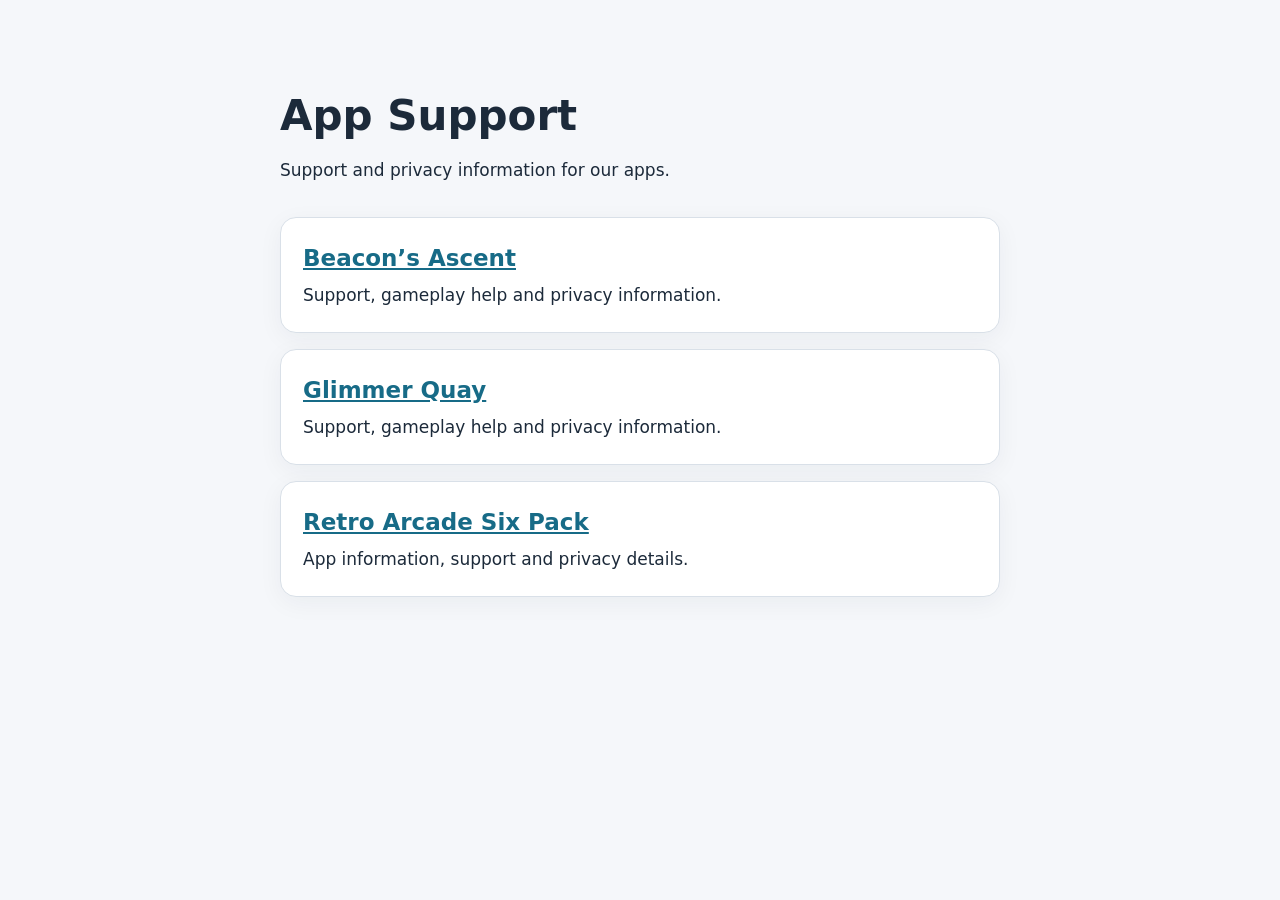
<file: index.html>
<!doctype html>
<html lang="en">
<head>
  <meta charset="utf-8">
  <meta name="viewport" content="width=device-width, initial-scale=1">
  <title>App Support</title>
  <style>
    body {
      margin: 0;
      background: #f5f7fa;
      color: #1c2a3a;
      font: 17px/1.6 system-ui, -apple-system, BlinkMacSystemFont, "Segoe UI", sans-serif;
    }
    main { max-width: 720px; margin: 0 auto; padding: 64px 22px; }
    h1 { margin-bottom: 10px; font-size: 42px; line-height: 1.15; }
    .apps { display: grid; gap: 16px; margin-top: 32px; }
    .app {
      padding: 22px;
      border: 1px solid #d9e0e8;
      border-radius: 16px;
      background: #fff;
      box-shadow: 0 6px 24px #1c2a3a0d;
    }
    .app h2 { margin: 0 0 6px; font-size: 23px; }
    .app p { margin: 0; }
    a { color: #176b87; }
  </style>
</head>
<body>
  <main>
    <h1>App Support</h1>
    <p>Support and privacy information for our apps.</p>
    <div class="apps">
      <section class="app">
        <h2><a href="beacons-ascent-support.html">Beacon’s Ascent</a></h2>
        <p>Support, gameplay help and privacy information.</p>
      </section>
      <section class="app">
        <h2><a href="glimmer-quay-support.html">Glimmer Quay</a></h2>
        <p>Support, gameplay help and privacy information.</p>
      </section>
      <section class="app">
        <h2><a href="retro-arcade-six-pack/">Retro Arcade Six Pack</a></h2>
        <p>App information, support and privacy details.</p>
      </section>
    </div>
  </main>
</body>
</html>
</file>
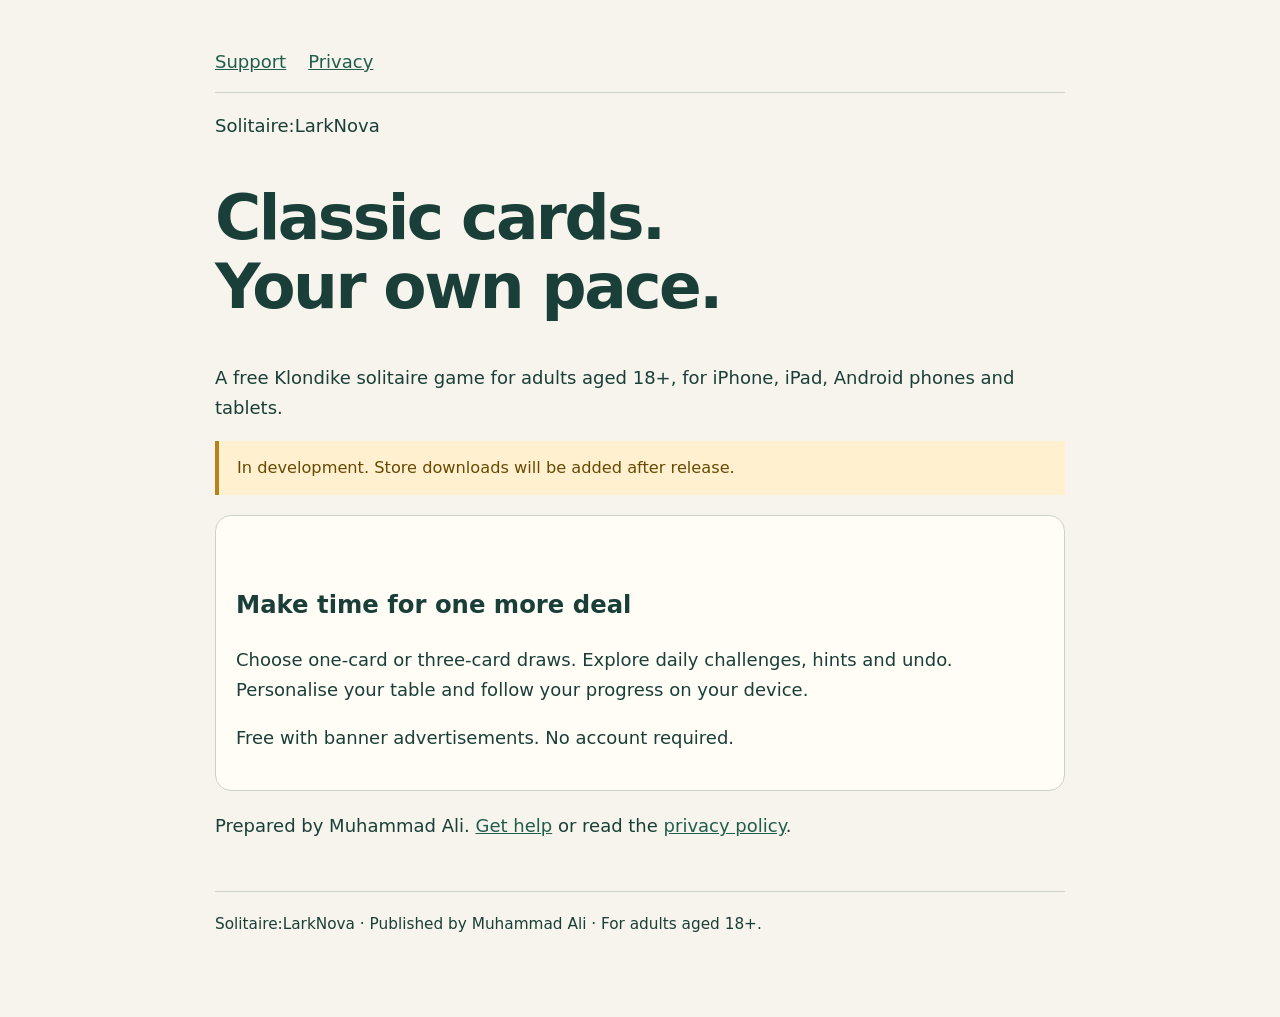
<file: larknova/index.html>
<!doctype html><html lang="en"><head><meta charset="utf-8"><meta name="viewport" content="width=device-width,initial-scale=1"><title>Solitaire:LarkNova — Classic Klondike</title><link rel="stylesheet" href="style.css"></head><body><nav><a href="support.html">Support</a><a href="privacy.html">Privacy</a></nav><p>Solitaire:LarkNova</p><h1>Classic cards.<br>Your own pace.</h1><p>A free Klondike solitaire game for adults aged 18+, for iPhone, iPad, Android phones and tablets.</p><p class="draft">In development. Store downloads will be added after release.</p><div class="card"><h2>Make time for one more deal</h2><p>Choose one-card or three-card draws. Explore daily challenges, hints and undo. Personalise your table and follow your progress on your device.</p><p>Free with banner advertisements. No account required.</p></div><p>Prepared by Muhammad Ali. <a href="support.html">Get help</a> or read the <a href="privacy.html">privacy policy</a>.</p><footer>Solitaire:LarkNova · Published by Muhammad Ali · For adults aged 18+.</footer></body></html>
</file>
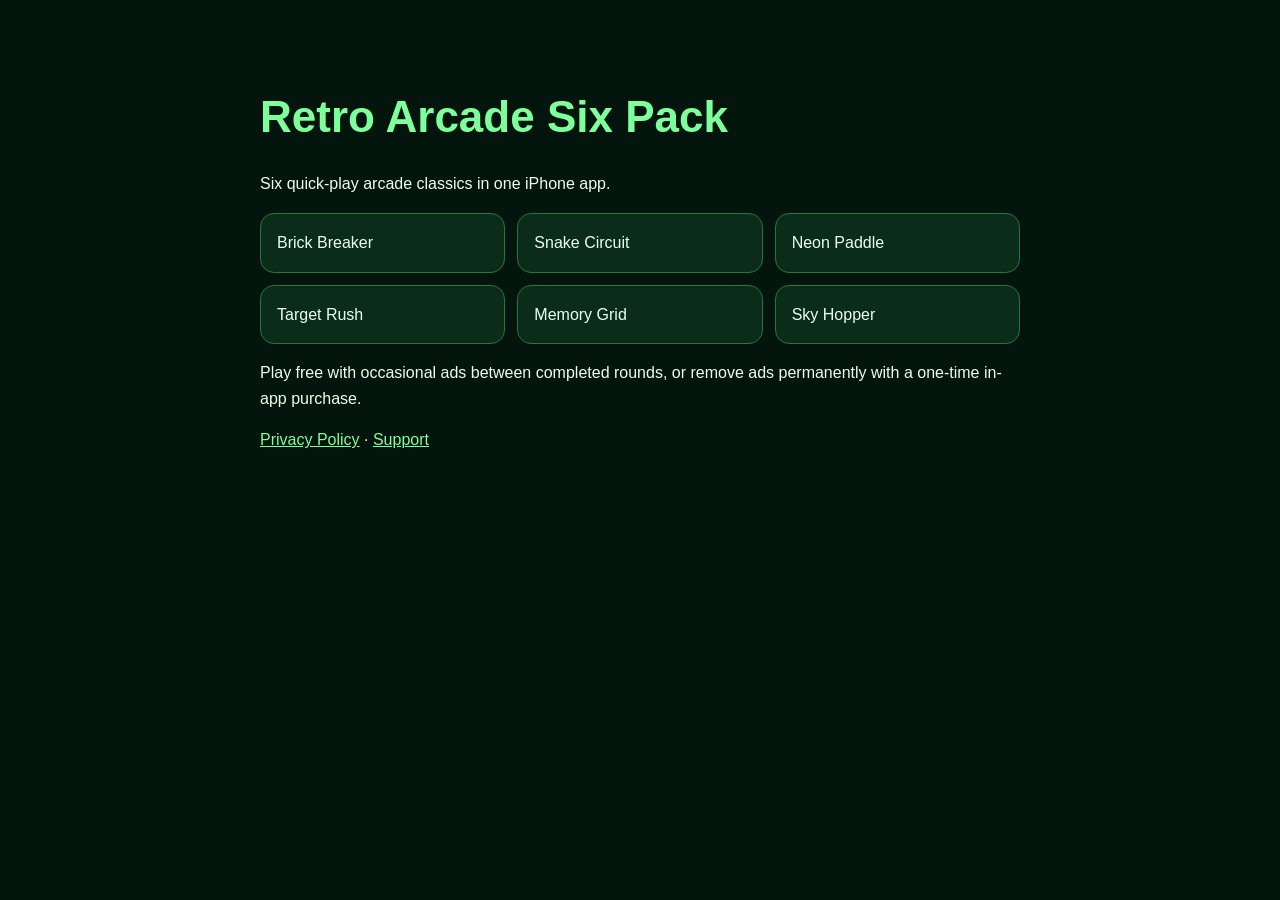
<file: retro-arcade-six-pack/index.html>
<!doctype html>
<html lang="en">
<head>
  <meta charset="utf-8">
  <meta name="viewport" content="width=device-width, initial-scale=1">
  <title>Retro Arcade Six Pack</title>
  <style>
    body{font-family:-apple-system,BlinkMacSystemFont,"Segoe UI",sans-serif;line-height:1.6;margin:0;background:#03150c;color:#eaffef}
    main{max-width:760px;margin:auto;padding:64px 22px}h1{font-size:44px;line-height:1.1;color:#7dff9b}h2{color:#a9ffbd}
    .games{display:grid;grid-template-columns:repeat(auto-fit,minmax(190px,1fr));gap:12px;padding:0;list-style:none}
    .games li{background:#0c2c1a;border:1px solid #24783d;border-radius:14px;padding:16px}a{color:#7dff9b}
  </style>
</head>
<body><main>
  <h1>Retro Arcade Six Pack</h1>
  <p>Six quick-play arcade classics in one iPhone app.</p>
  <ul class="games"><li>Brick Breaker</li><li>Snake Circuit</li><li>Neon Paddle</li><li>Target Rush</li><li>Memory Grid</li><li>Sky Hopper</li></ul>
  <p>Play free with occasional ads between completed rounds, or remove ads permanently with a one-time in-app purchase.</p>
  <p><a href="privacy.html">Privacy Policy</a> · <a href="support.html">Support</a></p>
</main></body>
</html>
</file>
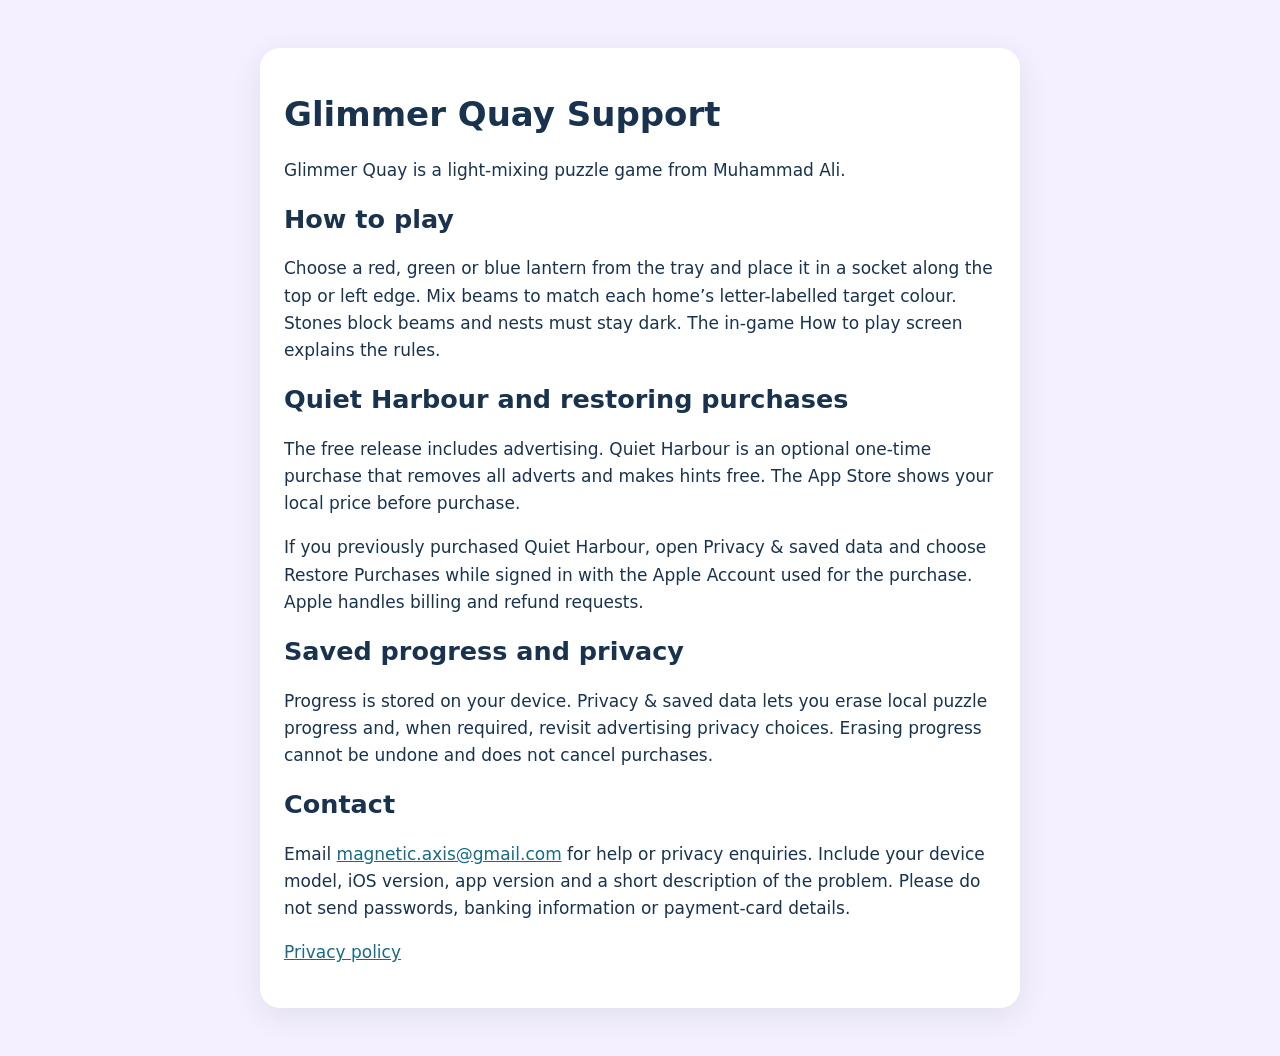
<file: kids-games-90s/glimmer-quay/index.html>
<!doctype html>
<html lang="en"><head><meta charset="utf-8"><meta name="viewport" content="width=device-width,initial-scale=1"><title>Glimmer Quay Support</title><style>body{font:17px/1.6 system-ui,-apple-system,sans-serif;max-width:760px;margin:48px auto;padding:0 22px;color:#19334f;background:#f5f0ff}h1,h2{line-height:1.15}a{color:#176b87}.card{background:white;border-radius:20px;padding:24px;box-shadow:0 8px 30px #19334f18}</style></head><body><main class="card"><h1>Glimmer Quay Support</h1><p>Glimmer Quay is a light-mixing puzzle game from Muhammad Ali.</p><h2>How to play</h2><p>Choose a red, green or blue lantern from the tray and place it in a socket along the top or left edge. Mix beams to match each home’s letter-labelled target colour. Stones block beams and nests must stay dark. The in-game How to play screen explains the rules.</p><h2>Quiet Harbour and restoring purchases</h2><p>The free release includes advertising. Quiet Harbour is an optional one-time purchase that removes all adverts and makes hints free. The App Store shows your local price before purchase.</p><p>If you previously purchased Quiet Harbour, open Privacy &amp; saved data and choose Restore Purchases while signed in with the Apple Account used for the purchase. Apple handles billing and refund requests.</p><h2>Saved progress and privacy</h2><p>Progress is stored on your device. Privacy &amp; saved data lets you erase local puzzle progress and, when required, revisit advertising privacy choices. Erasing progress cannot be undone and does not cancel purchases.</p><h2>Contact</h2><p>Email <a href="mailto:magnetic.axis@gmail.com">magnetic.axis@gmail.com</a> for help or privacy enquiries. Include your device model, iOS version, app version and a short description of the problem. Please do not send passwords, banking information or payment-card details.</p><p><a href="privacy/">Privacy policy</a></p></main></body></html>
</file>
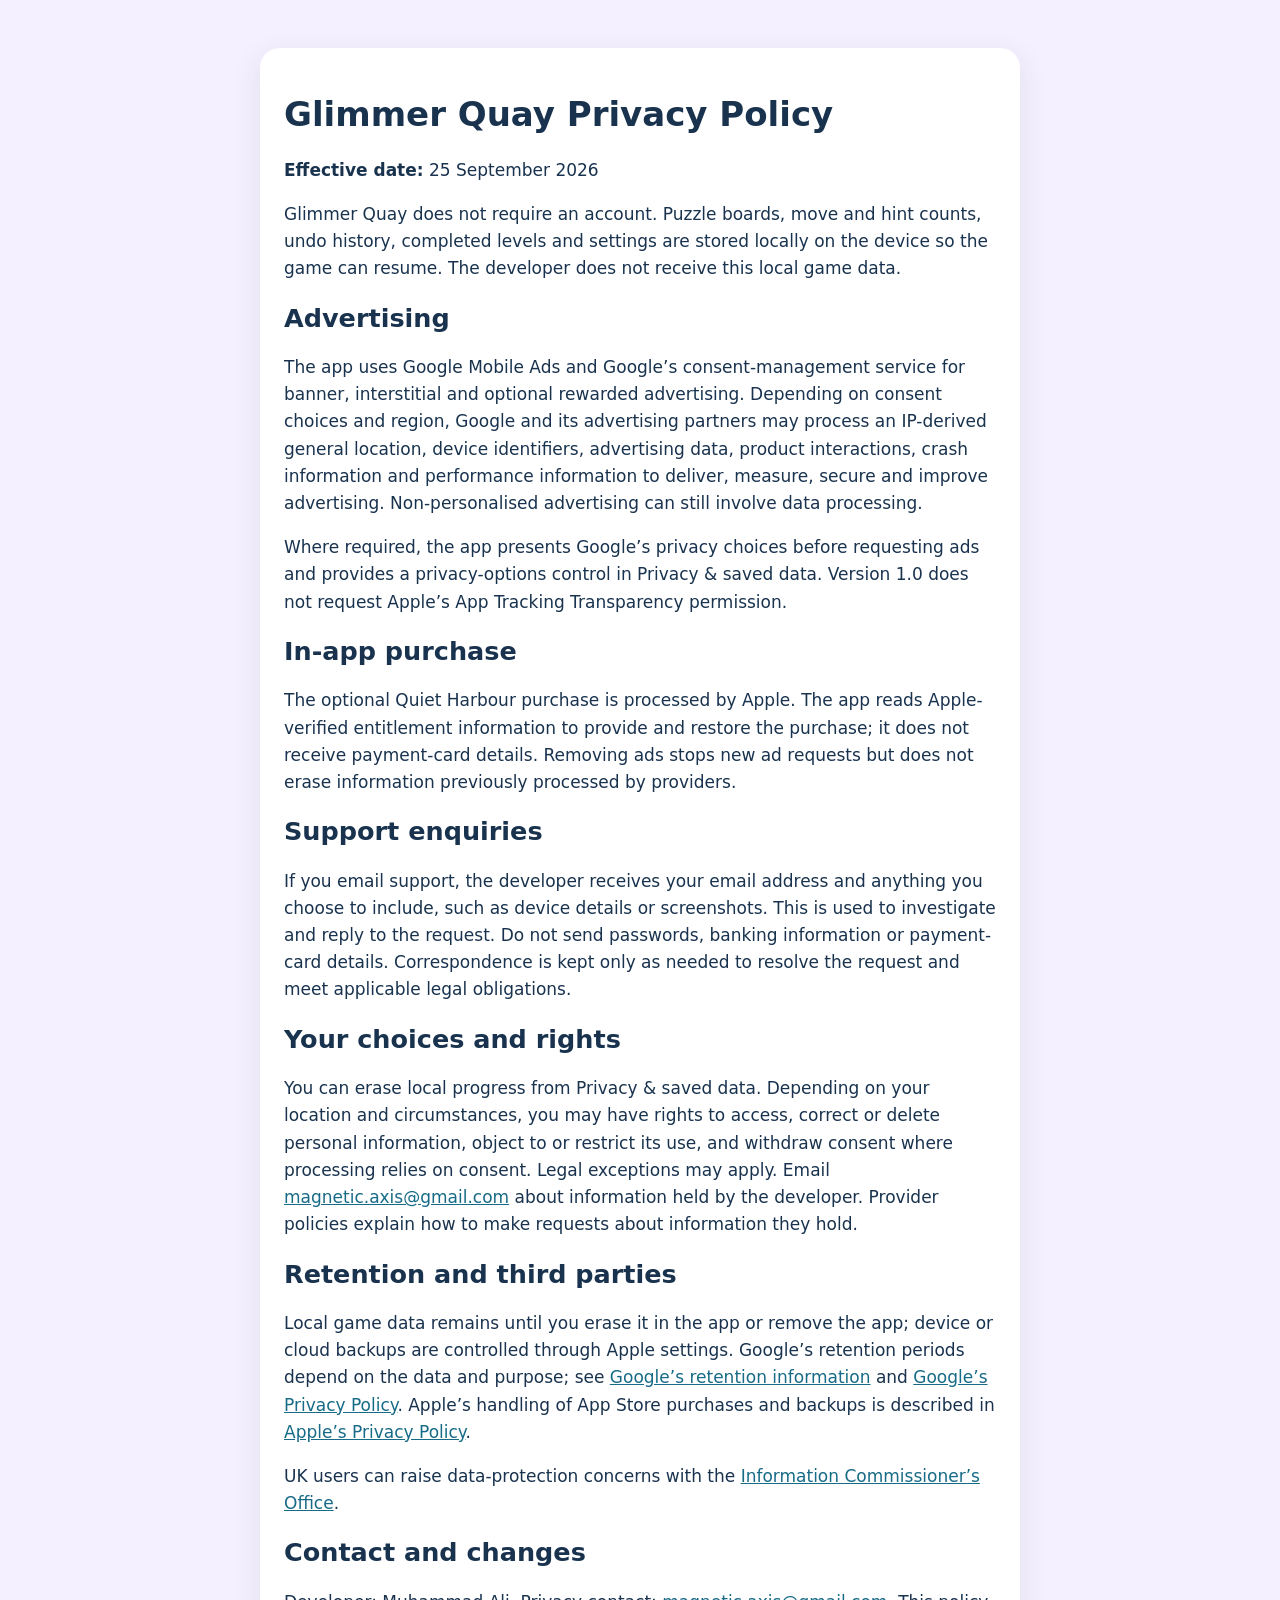
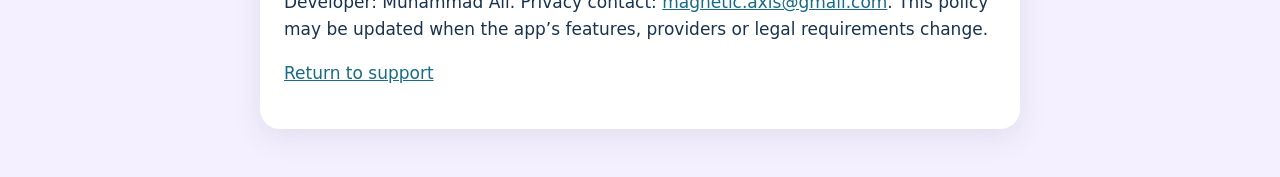
<file: kids-games-90s/glimmer-quay/privacy/index.html>
<!doctype html>
<html lang="en"><head><meta charset="utf-8"><meta name="viewport" content="width=device-width,initial-scale=1"><title>Glimmer Quay Privacy Policy</title><style>body{font:17px/1.6 system-ui,-apple-system,sans-serif;max-width:760px;margin:48px auto;padding:0 22px;color:#19334f;background:#f5f0ff}h1,h2{line-height:1.15}a{color:#176b87}.card{background:white;border-radius:20px;padding:24px;box-shadow:0 8px 30px #19334f18}</style></head><body><main class="card"><h1>Glimmer Quay Privacy Policy</h1><p><strong>Effective date:</strong> 25 September 2026</p><p>Glimmer Quay does not require an account. Puzzle boards, move and hint counts, undo history, completed levels and settings are stored locally on the device so the game can resume. The developer does not receive this local game data.</p><h2>Advertising</h2><p>The app uses Google Mobile Ads and Google’s consent-management service for banner, interstitial and optional rewarded advertising. Depending on consent choices and region, Google and its advertising partners may process an IP-derived general location, device identifiers, advertising data, product interactions, crash information and performance information to deliver, measure, secure and improve advertising. Non-personalised advertising can still involve data processing.</p><p>Where required, the app presents Google’s privacy choices before requesting ads and provides a privacy-options control in Privacy &amp; saved data. Version 1.0 does not request Apple’s App Tracking Transparency permission.</p><h2>In-app purchase</h2><p>The optional Quiet Harbour purchase is processed by Apple. The app reads Apple-verified entitlement information to provide and restore the purchase; it does not receive payment-card details. Removing ads stops new ad requests but does not erase information previously processed by providers.</p><h2>Support enquiries</h2><p>If you email support, the developer receives your email address and anything you choose to include, such as device details or screenshots. This is used to investigate and reply to the request. Do not send passwords, banking information or payment-card details. Correspondence is kept only as needed to resolve the request and meet applicable legal obligations.</p><h2>Your choices and rights</h2><p>You can erase local progress from Privacy &amp; saved data. Depending on your location and circumstances, you may have rights to access, correct or delete personal information, object to or restrict its use, and withdraw consent where processing relies on consent. Legal exceptions may apply. Email <a href="mailto:magnetic.axis@gmail.com">magnetic.axis@gmail.com</a> about information held by the developer. Provider policies explain how to make requests about information they hold.</p><h2>Retention and third parties</h2><p>Local game data remains until you erase it in the app or remove the app; device or cloud backups are controlled through Apple settings. Google’s retention periods depend on the data and purpose; see <a href="https://policies.google.com/technologies/retention">Google’s retention information</a> and <a href="https://policies.google.com/privacy">Google’s Privacy Policy</a>. Apple’s handling of App Store purchases and backups is described in <a href="https://www.apple.com/legal/privacy/">Apple’s Privacy Policy</a>.</p><p>UK users can raise data-protection concerns with the <a href="https://ico.org.uk/for-the-public/">Information Commissioner’s Office</a>.</p><h2>Contact and changes</h2><p>Developer: Muhammad Ali. Privacy contact: <a href="mailto:magnetic.axis@gmail.com">magnetic.axis@gmail.com</a>. This policy may be updated when the app’s features, providers or legal requirements change.</p><p><a href="../">Return to support</a></p></main></body></html>
</file>
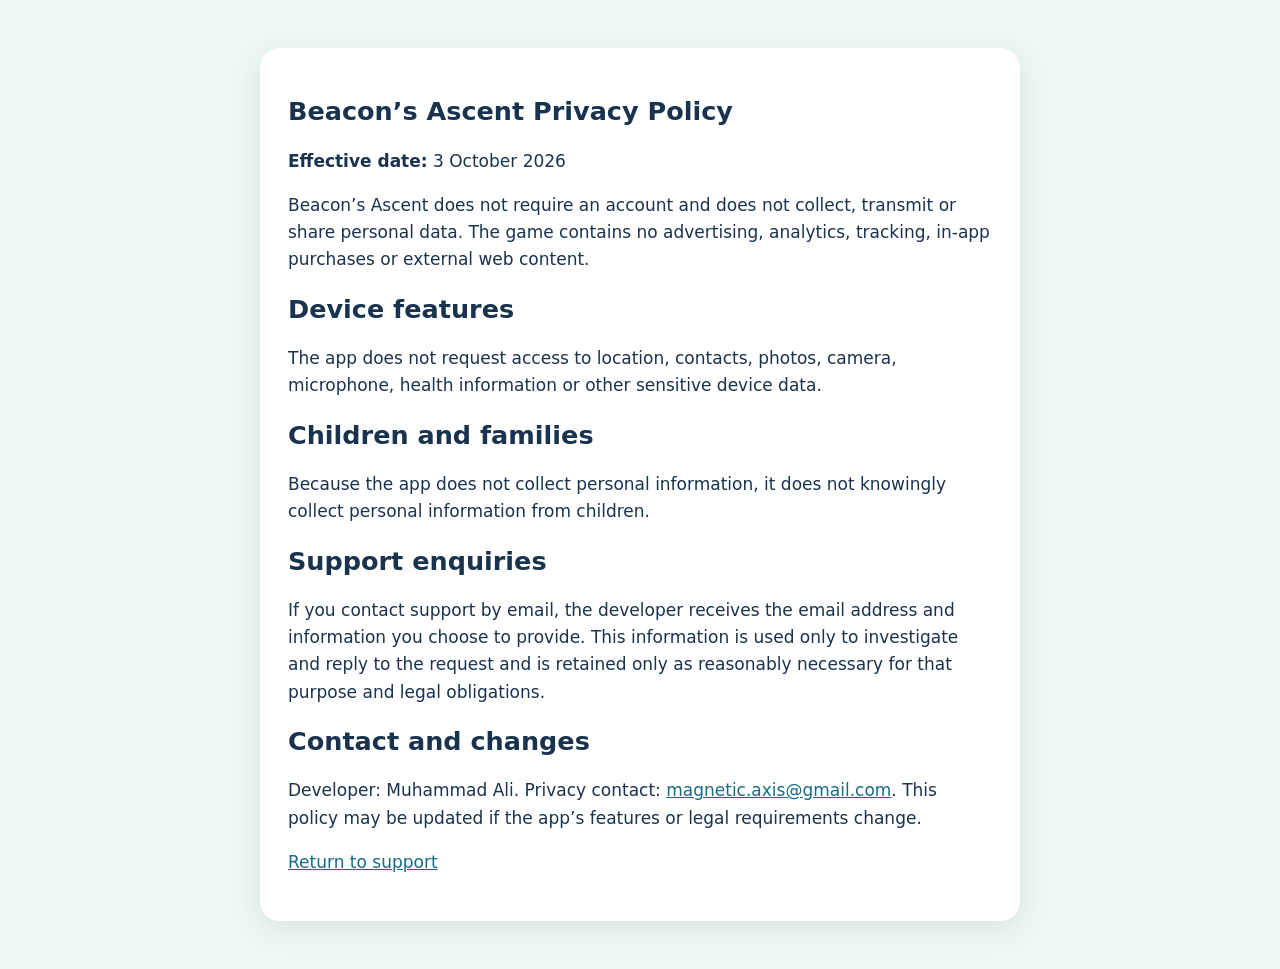
<file: beacons-ascent-privacy.html>
<!doctype html>
<html lang="en">
<head>
  <meta charset="utf-8">
  <meta name="viewport" content="width=device-width, initial-scale=1">
  <title>Beacon’s Ascent Privacy Policy</title>
  <style>
    body { margin: 0; background: #eef7f4; color: #19334f; font: 17px/1.6 system-ui, -apple-system, sans-serif; }
    main { max-width: 760px; margin: 48px auto; padding: 0 22px; }
    article { background: white; border-radius: 20px; padding: 28px; box-shadow: 0 8px 30px #19334f18; }
    h1, h2 { line-height: 1.15; }
    a { color: #176b87; }
  </style>
</head>
<body>
  <main><article>
    <h1>Beacon’s Ascent Privacy Policy</h1>
    <p><strong>Effective date:</strong> 3 October 2026</p>
    <p>Beacon’s Ascent does not require an account and does not collect, transmit or share personal data. The game contains no advertising, analytics, tracking, in-app purchases or external web content.</p>
    <h2>Device features</h2>
    <p>The app does not request access to location, contacts, photos, camera, microphone, health information or other sensitive device data.</p>
    <h2>Children and families</h2>
    <p>Because the app does not collect personal information, it does not knowingly collect personal information from children.</p>
    <h2>Support enquiries</h2>
    <p>If you contact support by email, the developer receives the email address and information you choose to provide. This information is used only to investigate and reply to the request and is retained only as reasonably necessary for that purpose and legal obligations.</p>
    <h2>Contact and changes</h2>
    <p>Developer: Muhammad Ali. Privacy contact: <a href="mailto:magnetic.axis@gmail.com">magnetic.axis@gmail.com</a>. This policy may be updated if the app’s features or legal requirements change.</p>
    <p><a href="beacons-ascent-support.html">Return to support</a></p>
  </article></main>
</body>
</html>
</file>
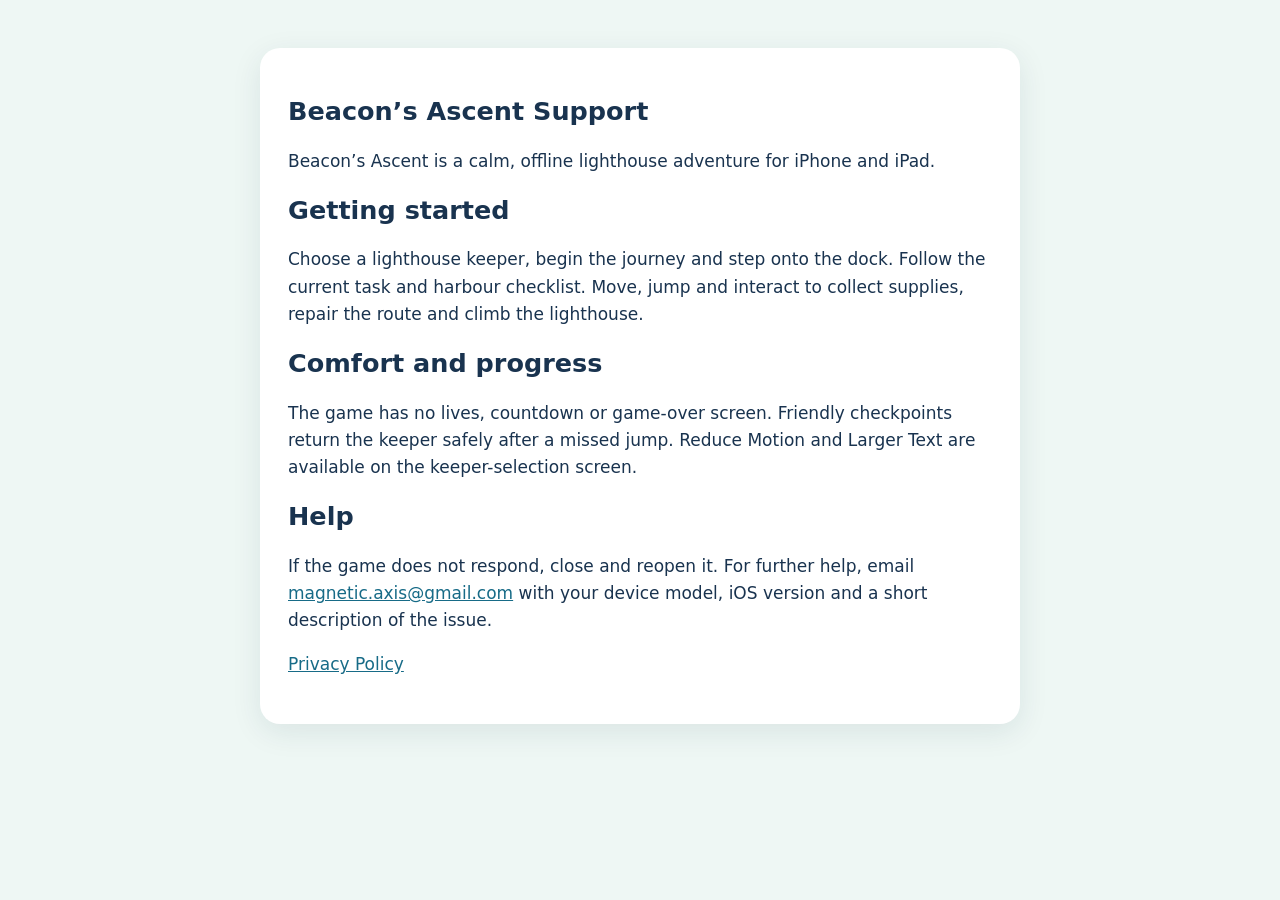
<file: beacons-ascent-support.html>
<!doctype html>
<html lang="en">
<head>
  <meta charset="utf-8">
  <meta name="viewport" content="width=device-width, initial-scale=1">
  <title>Beacon’s Ascent Support</title>
  <style>
    body { margin: 0; background: #eef7f4; color: #19334f; font: 17px/1.6 system-ui, -apple-system, sans-serif; }
    main { max-width: 760px; margin: 48px auto; padding: 0 22px; }
    article { background: white; border-radius: 20px; padding: 28px; box-shadow: 0 8px 30px #19334f18; }
    h1, h2 { line-height: 1.15; }
    a { color: #176b87; }
  </style>
</head>
<body>
  <main><article>
    <h1>Beacon’s Ascent Support</h1>
    <p>Beacon’s Ascent is a calm, offline lighthouse adventure for iPhone and iPad.</p>
    <h2>Getting started</h2>
    <p>Choose a lighthouse keeper, begin the journey and step onto the dock. Follow the current task and harbour checklist. Move, jump and interact to collect supplies, repair the route and climb the lighthouse.</p>
    <h2>Comfort and progress</h2>
    <p>The game has no lives, countdown or game-over screen. Friendly checkpoints return the keeper safely after a missed jump. Reduce Motion and Larger Text are available on the keeper-selection screen.</p>
    <h2>Help</h2>
    <p>If the game does not respond, close and reopen it. For further help, email <a href="mailto:magnetic.axis@gmail.com">magnetic.axis@gmail.com</a> with your device model, iOS version and a short description of the issue.</p>
    <p><a href="beacons-ascent-privacy.html">Privacy Policy</a></p>
  </article></main>
</body>
</html>
</file>
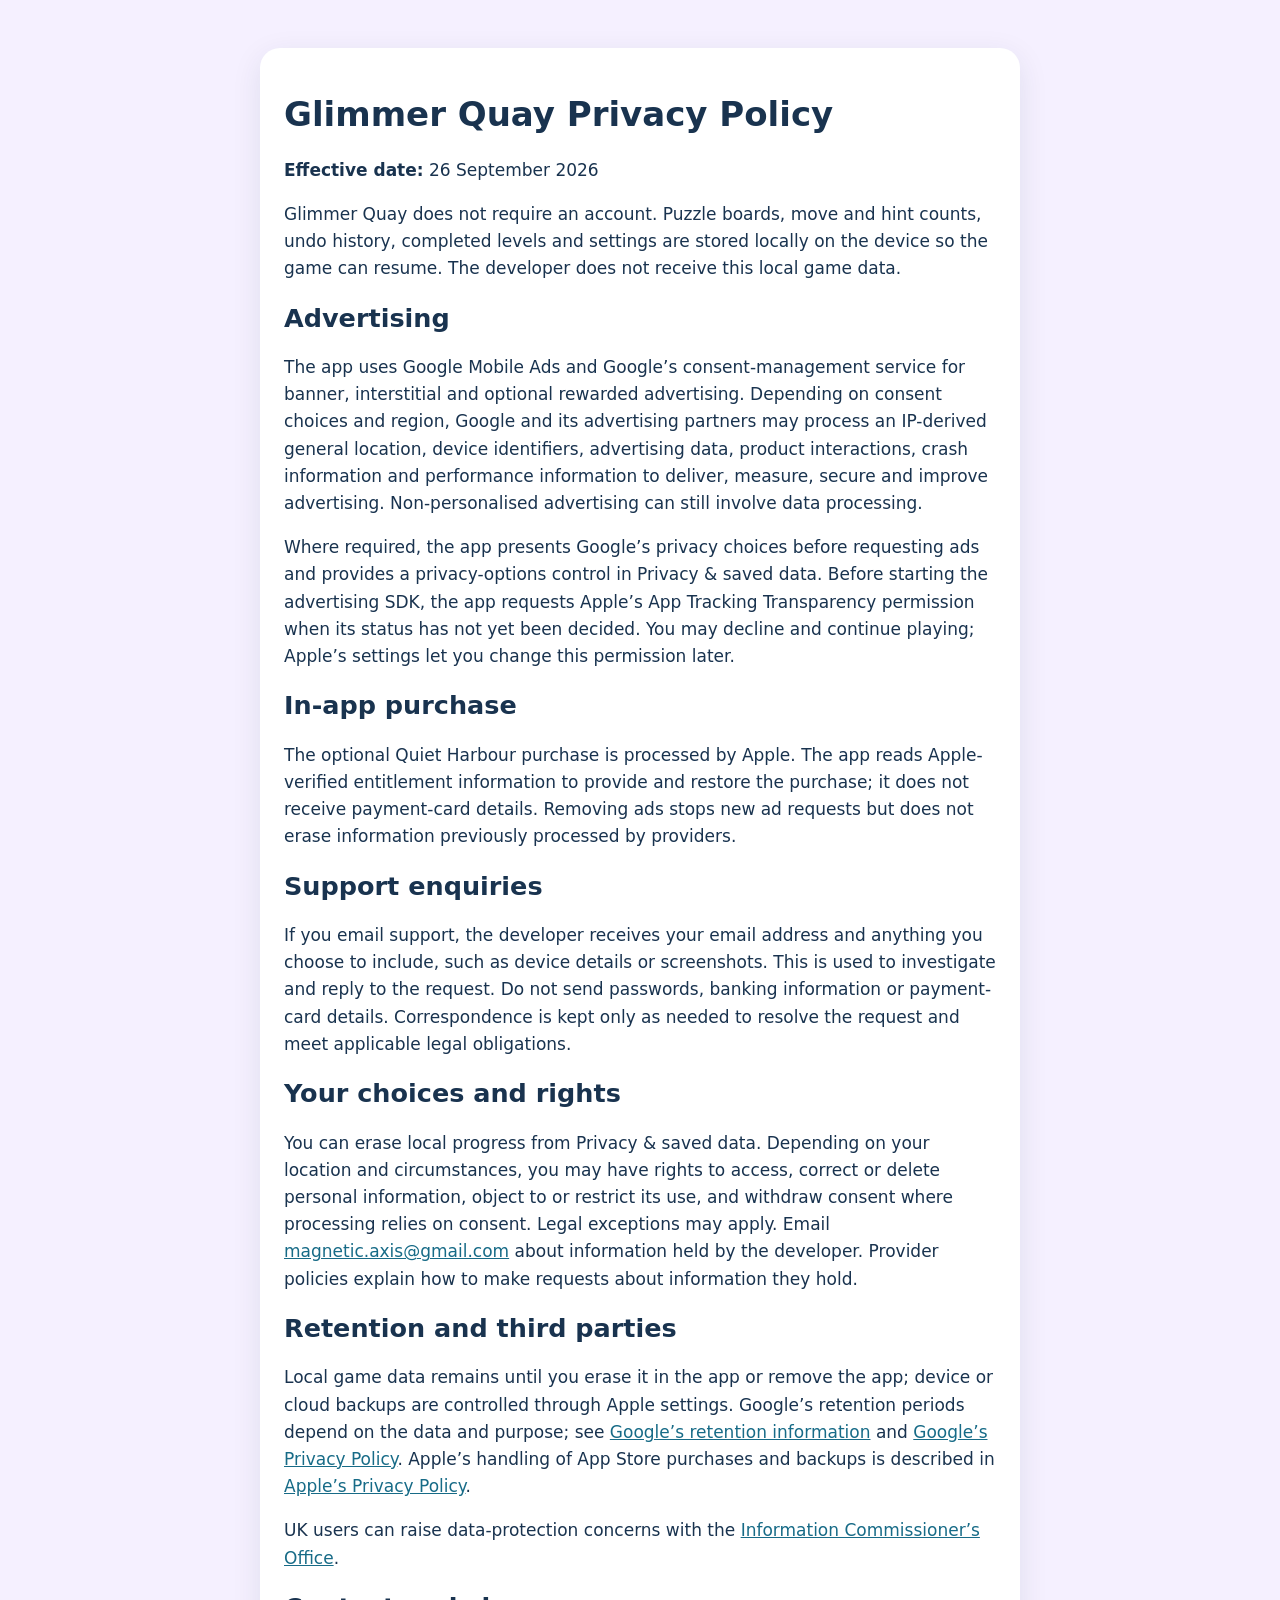
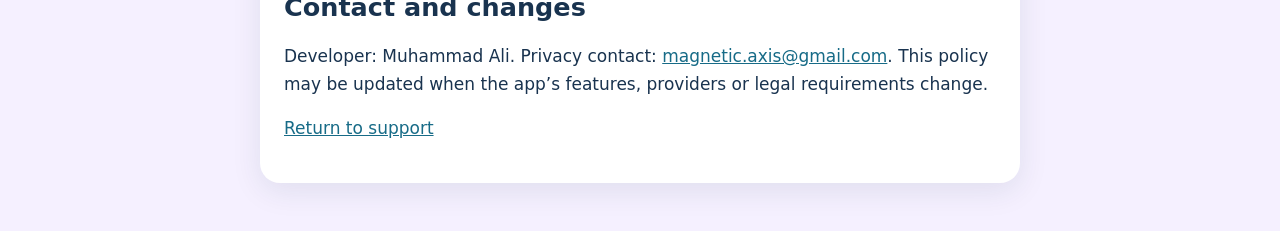
<file: glimmer-quay-privacy.html>
<!doctype html>
<html lang="en"><head><meta charset="utf-8"><meta name="viewport" content="width=device-width,initial-scale=1"><title>Glimmer Quay Privacy Policy</title><style>body{font:17px/1.6 system-ui,-apple-system,sans-serif;max-width:760px;margin:48px auto;padding:0 22px;color:#19334f;background:#f5f0ff}h1,h2{line-height:1.15}a{color:#176b87}.card{background:white;border-radius:20px;padding:24px;box-shadow:0 8px 30px #19334f18}</style></head><body><main class="card"><h1>Glimmer Quay Privacy Policy</h1><p><strong>Effective date:</strong> 26 September 2026</p><p>Glimmer Quay does not require an account. Puzzle boards, move and hint counts, undo history, completed levels and settings are stored locally on the device so the game can resume. The developer does not receive this local game data.</p><h2>Advertising</h2><p>The app uses Google Mobile Ads and Google’s consent-management service for banner, interstitial and optional rewarded advertising. Depending on consent choices and region, Google and its advertising partners may process an IP-derived general location, device identifiers, advertising data, product interactions, crash information and performance information to deliver, measure, secure and improve advertising. Non-personalised advertising can still involve data processing.</p><p>Where required, the app presents Google’s privacy choices before requesting ads and provides a privacy-options control in Privacy &amp; saved data. Before starting the advertising SDK, the app requests Apple’s App Tracking Transparency permission when its status has not yet been decided. You may decline and continue playing; Apple’s settings let you change this permission later.</p><h2>In-app purchase</h2><p>The optional Quiet Harbour purchase is processed by Apple. The app reads Apple-verified entitlement information to provide and restore the purchase; it does not receive payment-card details. Removing ads stops new ad requests but does not erase information previously processed by providers.</p><h2>Support enquiries</h2><p>If you email support, the developer receives your email address and anything you choose to include, such as device details or screenshots. This is used to investigate and reply to the request. Do not send passwords, banking information or payment-card details. Correspondence is kept only as needed to resolve the request and meet applicable legal obligations.</p><h2>Your choices and rights</h2><p>You can erase local progress from Privacy &amp; saved data. Depending on your location and circumstances, you may have rights to access, correct or delete personal information, object to or restrict its use, and withdraw consent where processing relies on consent. Legal exceptions may apply. Email <a href="mailto:magnetic.axis@gmail.com">magnetic.axis@gmail.com</a> about information held by the developer. Provider policies explain how to make requests about information they hold.</p><h2>Retention and third parties</h2><p>Local game data remains until you erase it in the app or remove the app; device or cloud backups are controlled through Apple settings. Google’s retention periods depend on the data and purpose; see <a href="https://policies.google.com/technologies/retention">Google’s retention information</a> and <a href="https://policies.google.com/privacy">Google’s Privacy Policy</a>. Apple’s handling of App Store purchases and backups is described in <a href="https://www.apple.com/legal/privacy/">Apple’s Privacy Policy</a>.</p><p>UK users can raise data-protection concerns with the <a href="https://ico.org.uk/for-the-public/">Information Commissioner’s Office</a>.</p><h2>Contact and changes</h2><p>Developer: Muhammad Ali. Privacy contact: <a href="mailto:magnetic.axis@gmail.com">magnetic.axis@gmail.com</a>. This policy may be updated when the app’s features, providers or legal requirements change.</p><p><a href="glimmer-quay-support.html">Return to support</a></p></main></body></html>
</file>
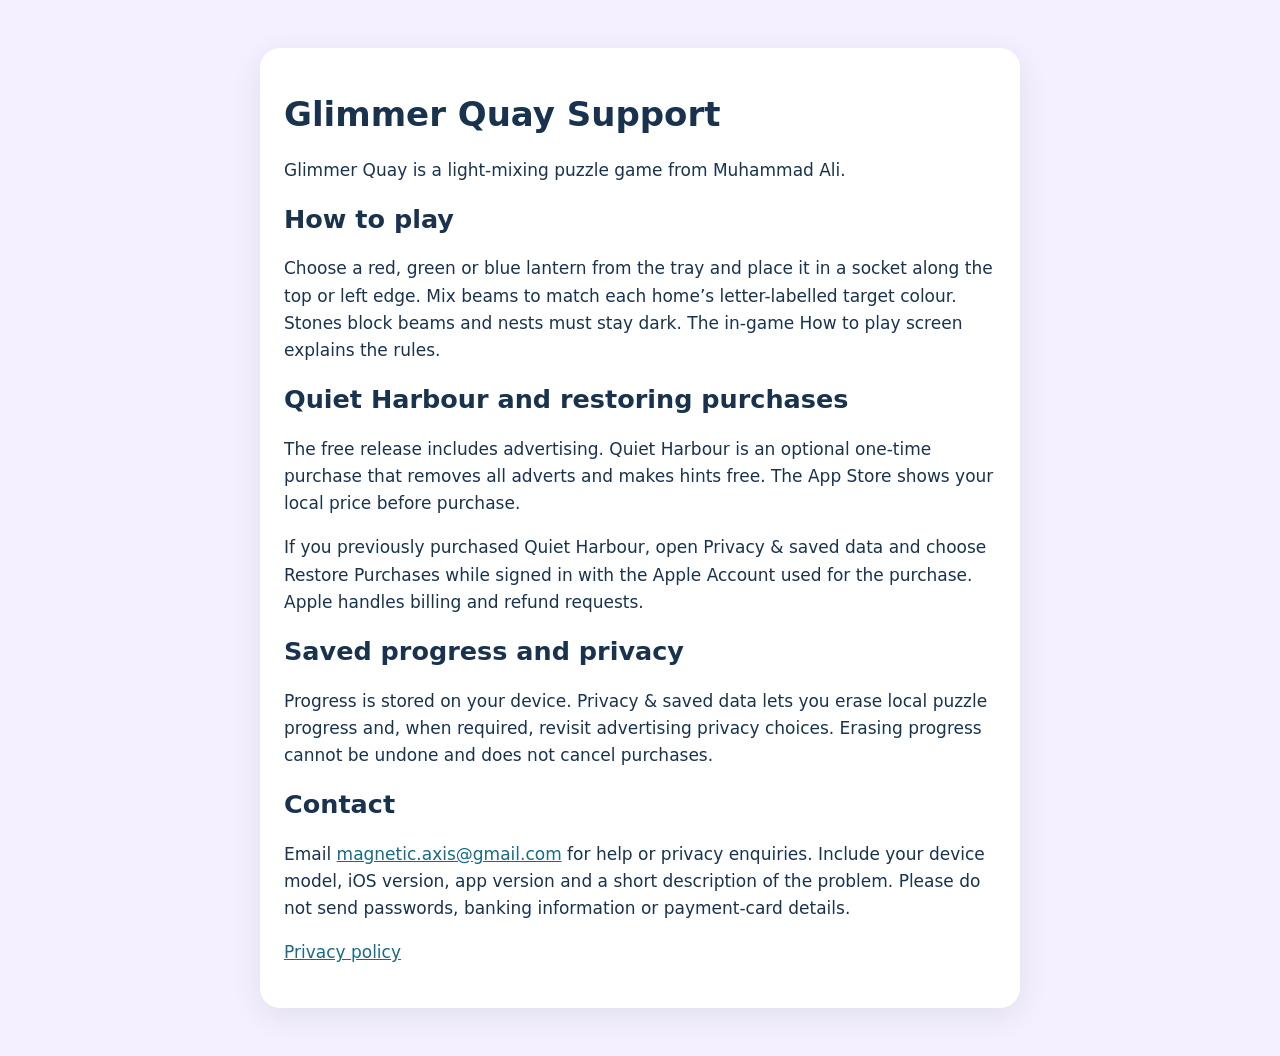
<file: glimmer-quay-support.html>
<!doctype html>
<html lang="en"><head><meta charset="utf-8"><meta name="viewport" content="width=device-width,initial-scale=1"><title>Glimmer Quay Support</title><style>body{font:17px/1.6 system-ui,-apple-system,sans-serif;max-width:760px;margin:48px auto;padding:0 22px;color:#19334f;background:#f5f0ff}h1,h2{line-height:1.15}a{color:#176b87}.card{background:white;border-radius:20px;padding:24px;box-shadow:0 8px 30px #19334f18}</style></head><body><main class="card"><h1>Glimmer Quay Support</h1><p>Glimmer Quay is a light-mixing puzzle game from Muhammad Ali.</p><h2>How to play</h2><p>Choose a red, green or blue lantern from the tray and place it in a socket along the top or left edge. Mix beams to match each home’s letter-labelled target colour. Stones block beams and nests must stay dark. The in-game How to play screen explains the rules.</p><h2>Quiet Harbour and restoring purchases</h2><p>The free release includes advertising. Quiet Harbour is an optional one-time purchase that removes all adverts and makes hints free. The App Store shows your local price before purchase.</p><p>If you previously purchased Quiet Harbour, open Privacy &amp; saved data and choose Restore Purchases while signed in with the Apple Account used for the purchase. Apple handles billing and refund requests.</p><h2>Saved progress and privacy</h2><p>Progress is stored on your device. Privacy &amp; saved data lets you erase local puzzle progress and, when required, revisit advertising privacy choices. Erasing progress cannot be undone and does not cancel purchases.</p><h2>Contact</h2><p>Email <a href="mailto:magnetic.axis@gmail.com">magnetic.axis@gmail.com</a> for help or privacy enquiries. Include your device model, iOS version, app version and a short description of the problem. Please do not send passwords, banking information or payment-card details.</p><p><a href="glimmer-quay-privacy.html">Privacy policy</a></p></main></body></html>
</file>
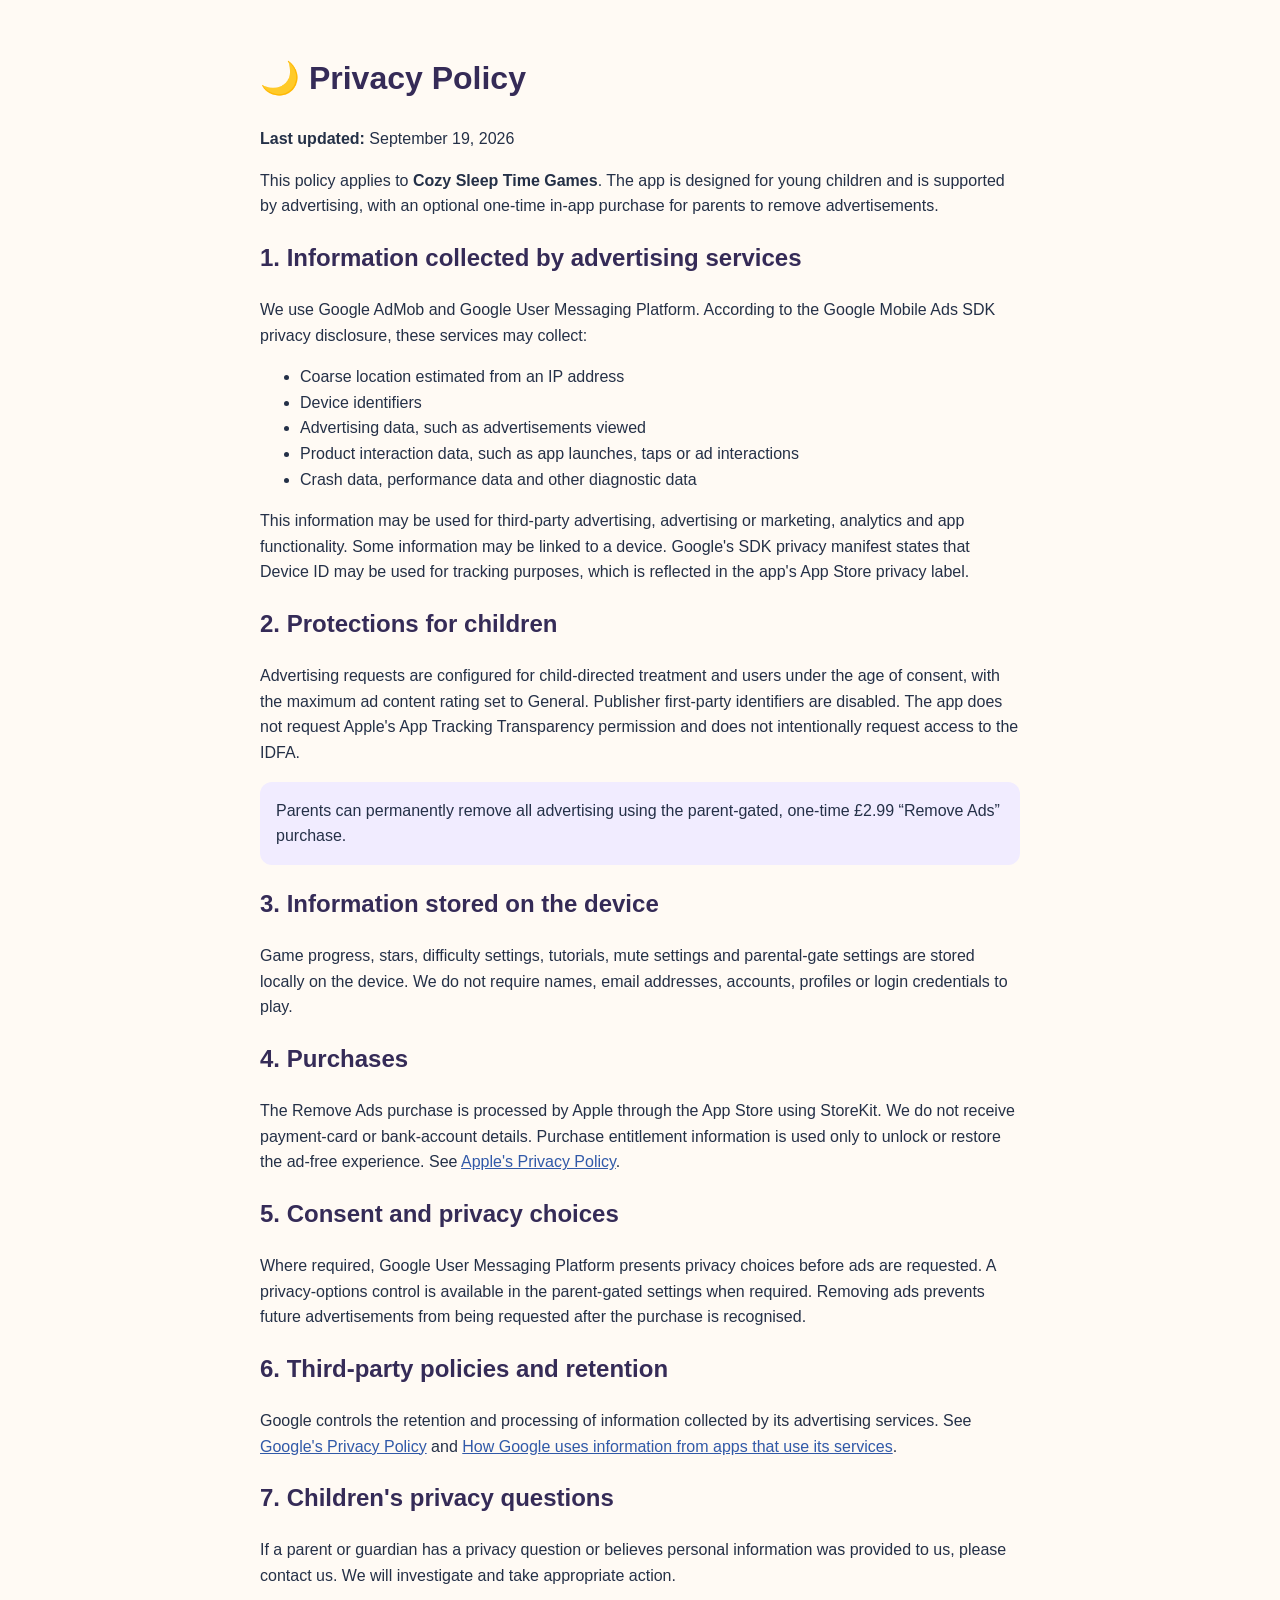
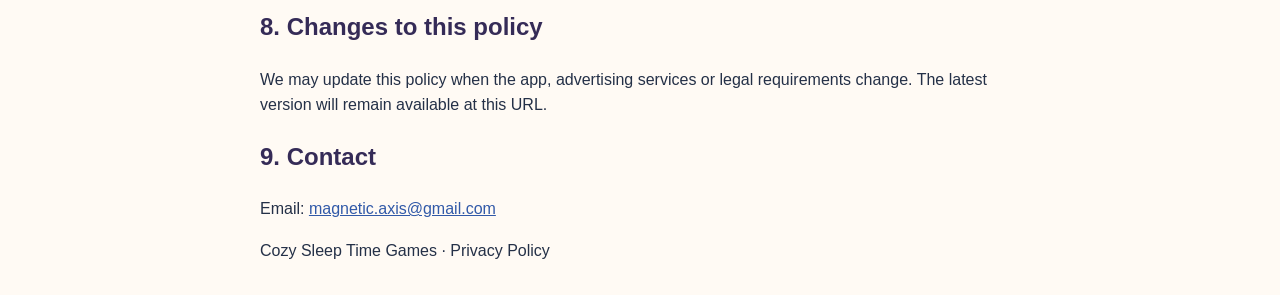
<file: kids-games-90s/privacy-v1-1.html>
<!doctype html>
<html lang="en">
<head>
<meta charset="utf-8"><meta name="viewport" content="width=device-width,initial-scale=1">
<title>Privacy Policy — Cozy Sleep Time Games</title>
<style>body{font-family:-apple-system,BlinkMacSystemFont,"Segoe UI",sans-serif;line-height:1.6;max-width:760px;margin:auto;padding:32px 20px;color:#243047;background:#fffaf4}h1,h2{color:#352b57}a{color:#3159a8}.notice{background:#f1ecff;border-radius:12px;padding:16px}</style>
</head>
<body>
<h1>🌙 Privacy Policy</h1>
<p><strong>Last updated:</strong> September 19, 2026</p>
<p>This policy applies to <strong>Cozy Sleep Time Games</strong>. The app is designed for young children and is supported by advertising, with an optional one-time in-app purchase for parents to remove advertisements.</p>
<h2>1. Information collected by advertising services</h2>
<p>We use Google AdMob and Google User Messaging Platform. According to the Google Mobile Ads SDK privacy disclosure, these services may collect:</p>
<ul><li>Coarse location estimated from an IP address</li><li>Device identifiers</li><li>Advertising data, such as advertisements viewed</li><li>Product interaction data, such as app launches, taps or ad interactions</li><li>Crash data, performance data and other diagnostic data</li></ul>
<p>This information may be used for third-party advertising, advertising or marketing, analytics and app functionality. Some information may be linked to a device. Google's SDK privacy manifest states that Device ID may be used for tracking purposes, which is reflected in the app's App Store privacy label.</p>
<h2>2. Protections for children</h2>
<p>Advertising requests are configured for child-directed treatment and users under the age of consent, with the maximum ad content rating set to General. Publisher first-party identifiers are disabled. The app does not request Apple's App Tracking Transparency permission and does not intentionally request access to the IDFA.</p>
<p class="notice">Parents can permanently remove all advertising using the parent-gated, one-time £2.99 “Remove Ads” purchase.</p>
<h2>3. Information stored on the device</h2>
<p>Game progress, stars, difficulty settings, tutorials, mute settings and parental-gate settings are stored locally on the device. We do not require names, email addresses, accounts, profiles or login credentials to play.</p>
<h2>4. Purchases</h2>
<p>The Remove Ads purchase is processed by Apple through the App Store using StoreKit. We do not receive payment-card or bank-account details. Purchase entitlement information is used only to unlock or restore the ad-free experience. See <a href="https://www.apple.com/legal/privacy/">Apple's Privacy Policy</a>.</p>
<h2>5. Consent and privacy choices</h2>
<p>Where required, Google User Messaging Platform presents privacy choices before ads are requested. A privacy-options control is available in the parent-gated settings when required. Removing ads prevents future advertisements from being requested after the purchase is recognised.</p>
<h2>6. Third-party policies and retention</h2>
<p>Google controls the retention and processing of information collected by its advertising services. See <a href="https://policies.google.com/privacy">Google's Privacy Policy</a> and <a href="https://policies.google.com/technologies/partner-sites">How Google uses information from apps that use its services</a>.</p>
<h2>7. Children's privacy questions</h2>
<p>If a parent or guardian has a privacy question or believes personal information was provided to us, please contact us. We will investigate and take appropriate action.</p>
<h2>8. Changes to this policy</h2>
<p>We may update this policy when the app, advertising services or legal requirements change. The latest version will remain available at this URL.</p>
<h2>9. Contact</h2><p>Email: <a href="mailto:magnetic.axis@gmail.com">magnetic.axis@gmail.com</a></p>
<footer>Cozy Sleep Time Games · Privacy Policy</footer>
</body></html>
</file>
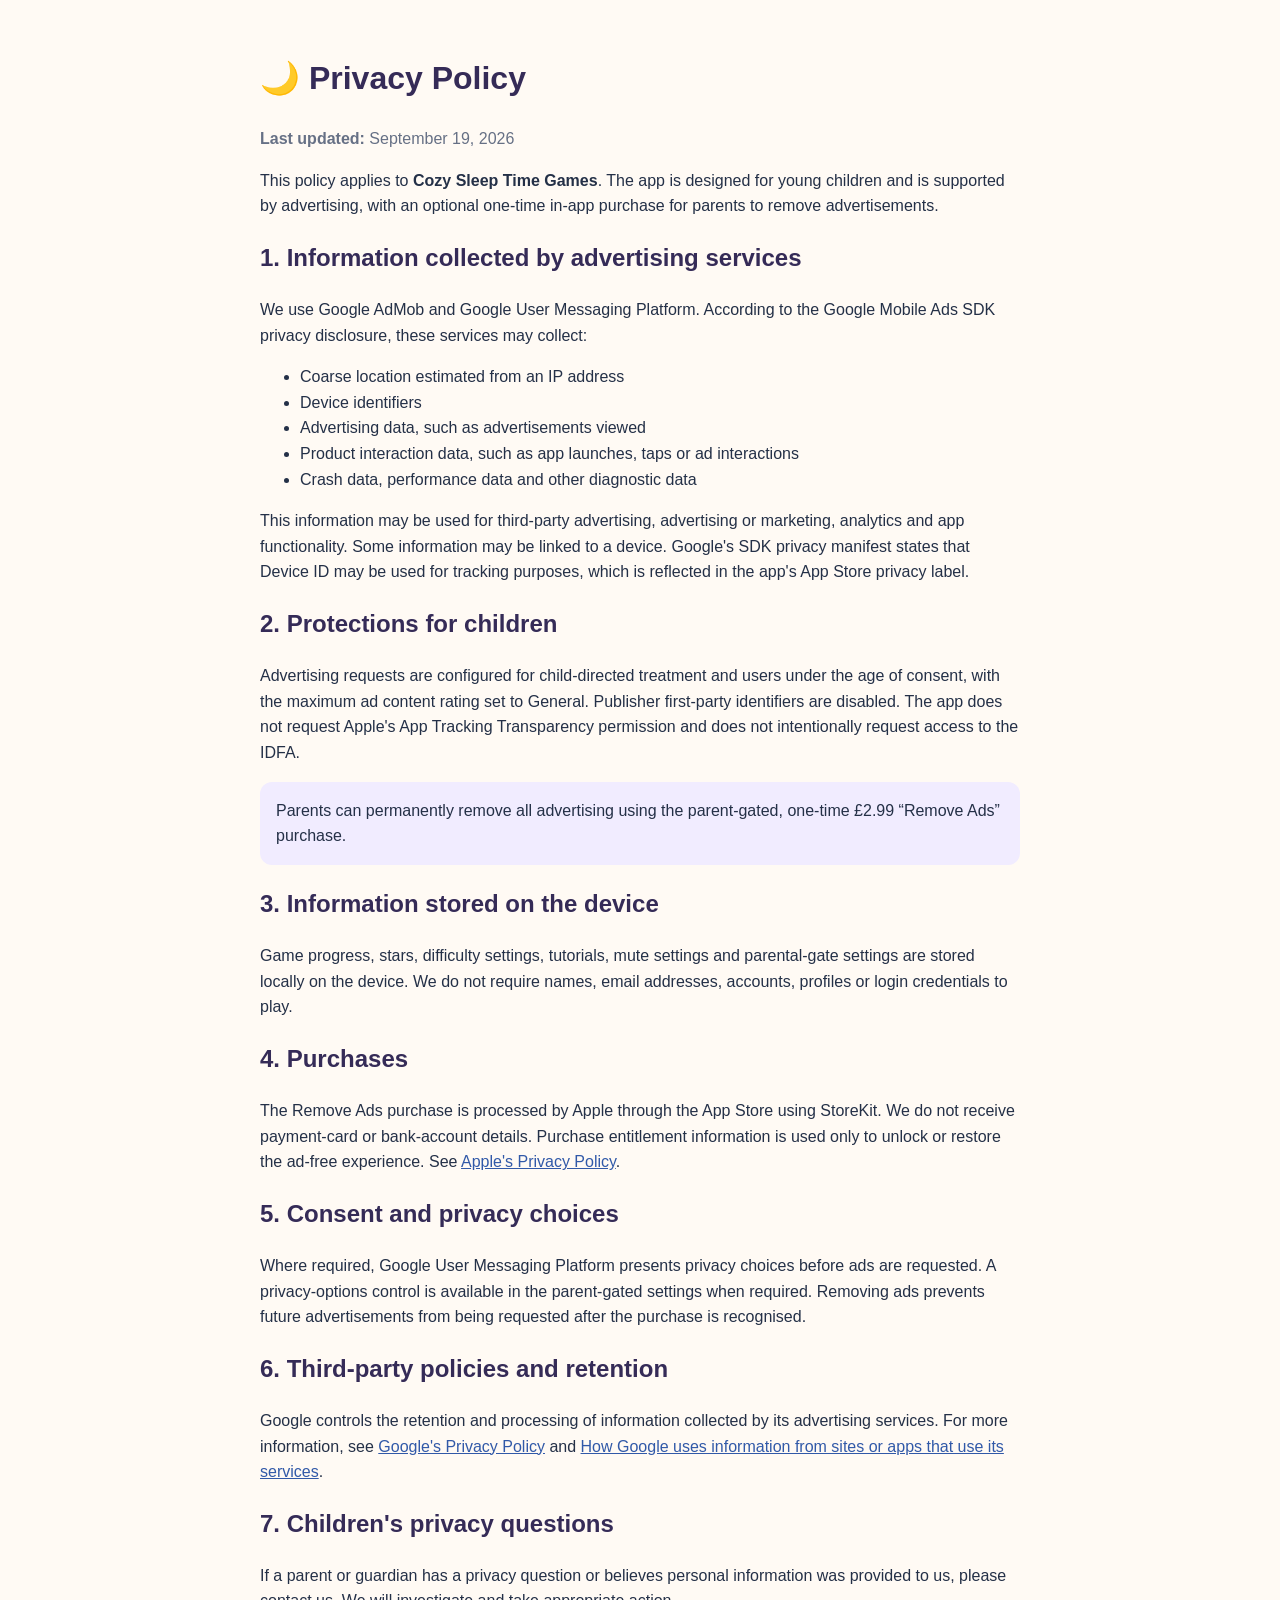
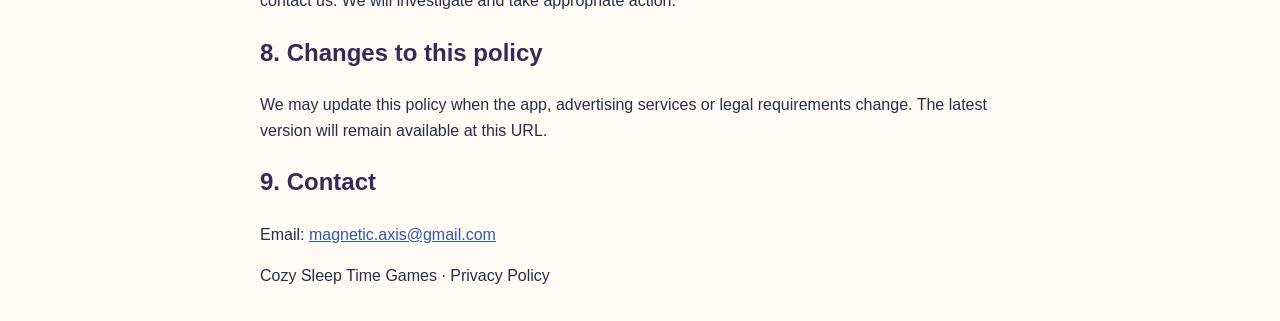
<file: kids-games-90s/privacy.html>
<!doctype html>
<html lang="en">
<head>
  <meta charset="utf-8">
  <meta name="viewport" content="width=device-width, initial-scale=1">
  <title>Privacy Policy — Cozy Sleep Time Games</title>
  <style>
    body{font-family:-apple-system,BlinkMacSystemFont,"Segoe UI",sans-serif;line-height:1.6;max-width:760px;margin:0 auto;padding:32px 20px;color:#243047;background:#fffaf4}
    h1,h2{color:#352b57} a{color:#3159a8} .updated{color:#667085}
    .notice{background:#f1ecff;border-radius:12px;padding:16px}
  </style>
</head>
<body>
  <h1>🌙 Privacy Policy</h1>
  <p class="updated"><strong>Last updated:</strong> September 19, 2026</p>

  <p>This policy applies to <strong>Cozy Sleep Time Games</strong>. The app is designed for young children and is supported by advertising, with an optional one-time in-app purchase for parents to remove advertisements.</p>

  <h2>1. Information collected by advertising services</h2>
  <p>We use Google AdMob and Google User Messaging Platform. According to the Google Mobile Ads SDK privacy disclosure, these services may collect:</p>
  <ul>
    <li>Coarse location estimated from an IP address</li>
    <li>Device identifiers</li>
    <li>Advertising data, such as advertisements viewed</li>
    <li>Product interaction data, such as app launches, taps or ad interactions</li>
    <li>Crash data, performance data and other diagnostic data</li>
  </ul>
  <p>This information may be used for third-party advertising, advertising or marketing, analytics and app functionality. Some information may be linked to a device. Google's SDK privacy manifest states that Device ID may be used for tracking purposes, which is reflected in the app's App Store privacy label.</p>

  <h2>2. Protections for children</h2>
  <p>Advertising requests are configured for child-directed treatment and users under the age of consent, with the maximum ad content rating set to General. Publisher first-party identifiers are disabled. The app does not request Apple's App Tracking Transparency permission and does not intentionally request access to the IDFA.</p>
  <p class="notice">Parents can permanently remove all advertising using the parent-gated, one-time £2.99 “Remove Ads” purchase.</p>

  <h2>3. Information stored on the device</h2>
  <p>Game progress, stars, difficulty settings, tutorials, mute settings and parental-gate settings are stored locally on the device. We do not require names, email addresses, accounts, profiles or login credentials to play.</p>

  <h2>4. Purchases</h2>
  <p>The Remove Ads purchase is processed by Apple through the App Store using StoreKit. We do not receive payment-card or bank-account details. Purchase entitlement information is used only to unlock or restore the ad-free experience. See <a href="https://www.apple.com/legal/privacy/">Apple's Privacy Policy</a>.</p>

  <h2>5. Consent and privacy choices</h2>
  <p>Where required, Google User Messaging Platform presents privacy choices before ads are requested. A privacy-options control is available in the parent-gated settings when required. Removing ads prevents future advertisements from being requested after the purchase is recognised.</p>

  <h2>6. Third-party policies and retention</h2>
  <p>Google controls the retention and processing of information collected by its advertising services. For more information, see <a href="https://policies.google.com/privacy">Google's Privacy Policy</a> and <a href="https://policies.google.com/technologies/partner-sites">How Google uses information from sites or apps that use its services</a>.</p>

  <h2>7. Children's privacy questions</h2>
  <p>If a parent or guardian has a privacy question or believes personal information was provided to us, please contact us. We will investigate and take appropriate action.</p>

  <h2>8. Changes to this policy</h2>
  <p>We may update this policy when the app, advertising services or legal requirements change. The latest version will remain available at this URL.</p>

  <h2>9. Contact</h2>
  <p>Email: <a href="mailto:magnetic.axis@gmail.com">magnetic.axis@gmail.com</a></p>

  <footer>Cozy Sleep Time Games · Privacy Policy</footer>
</body>
</html>
</file>
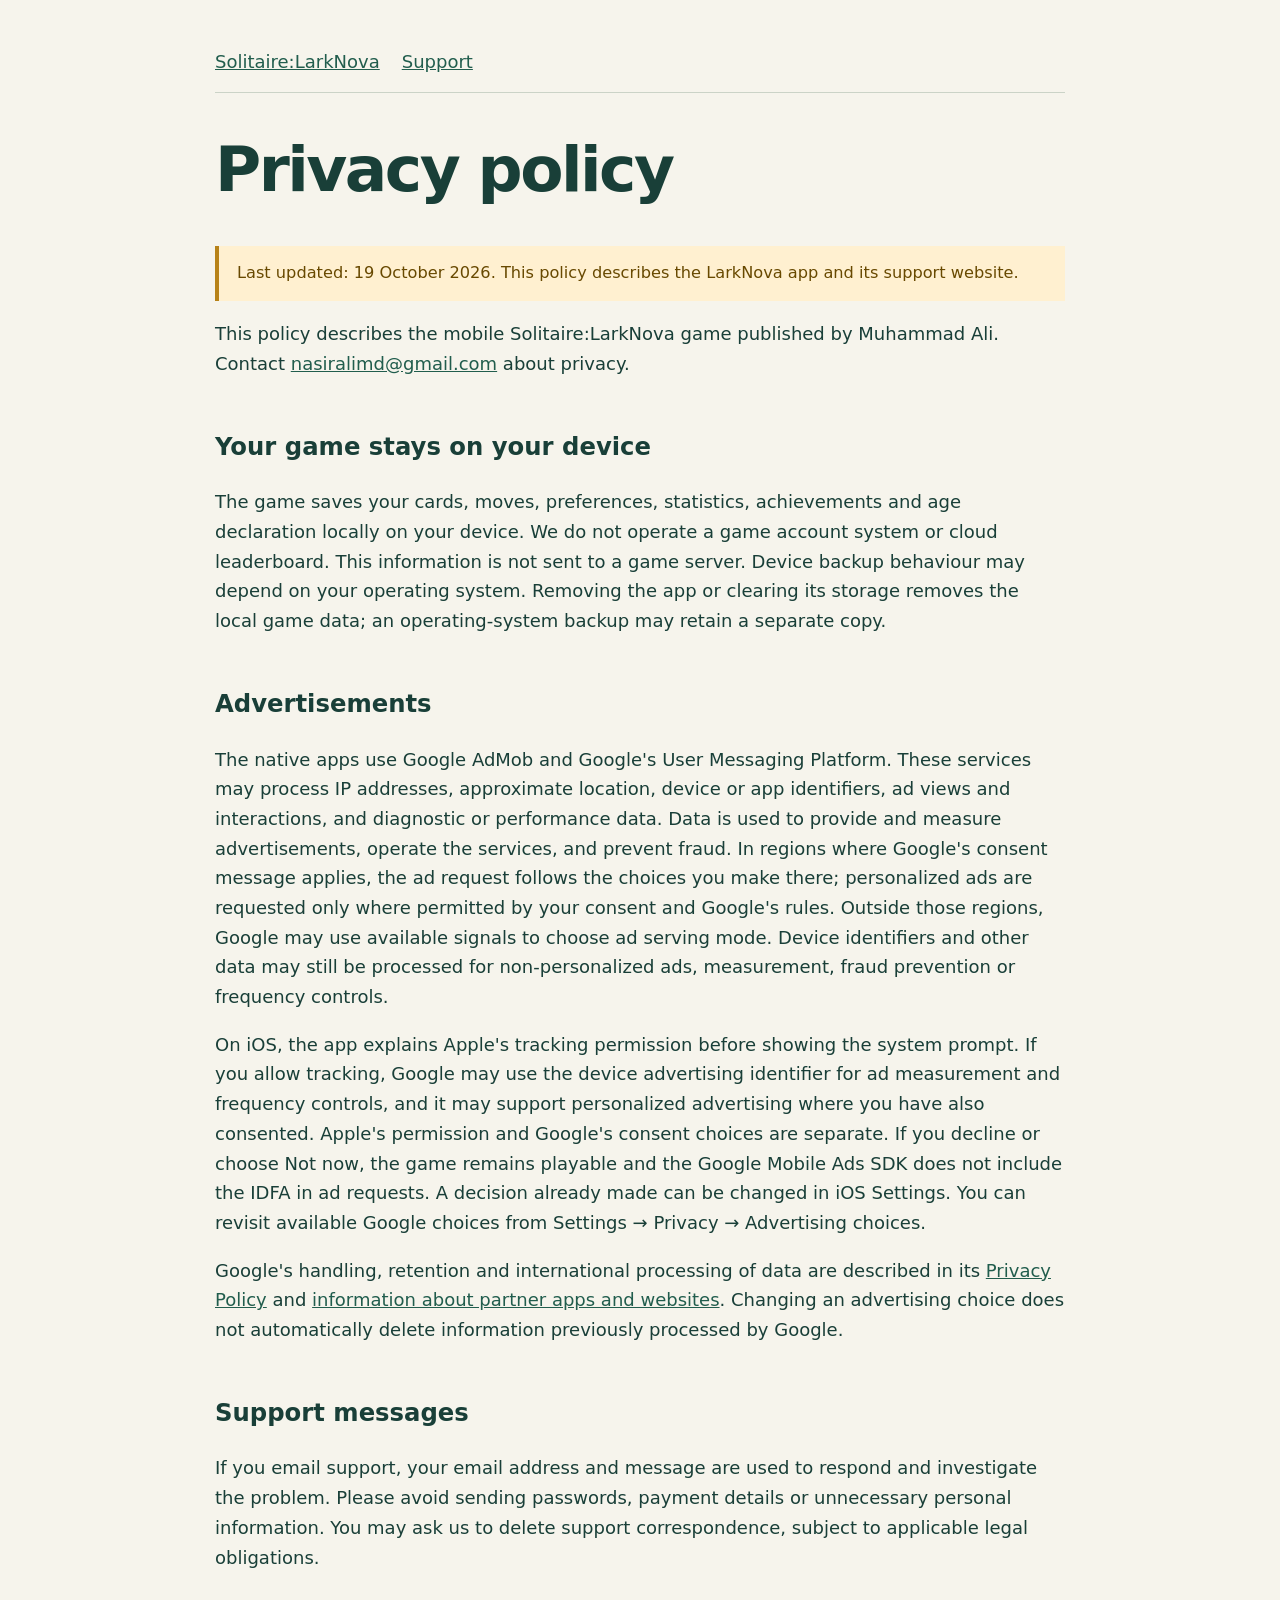
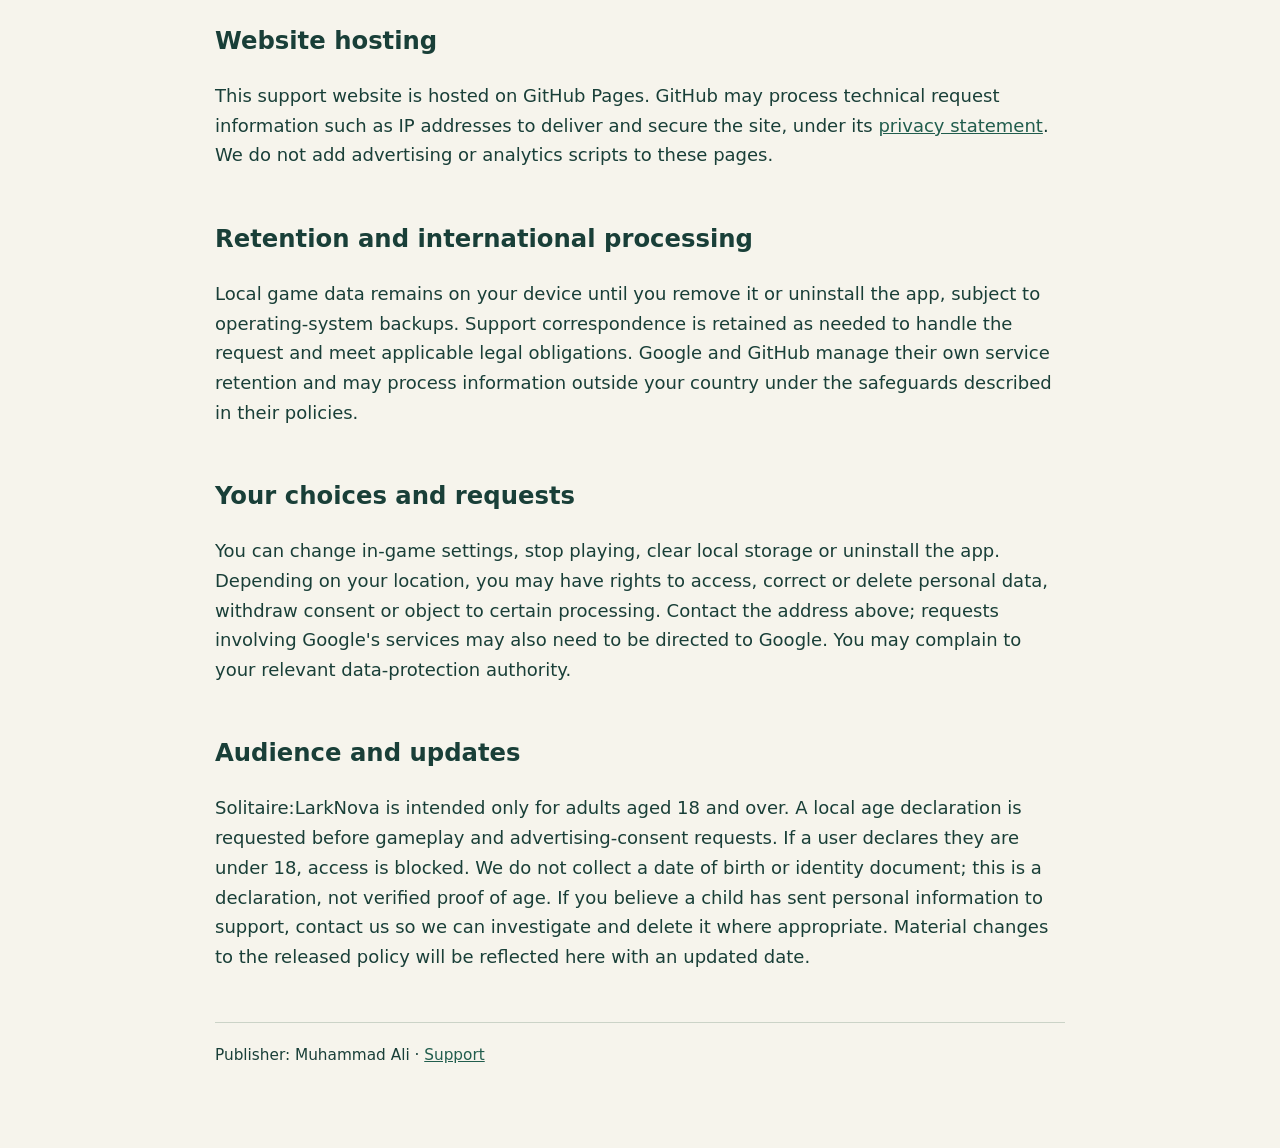
<file: larknova/privacy.html>
<!doctype html><html lang="en"><head><meta charset="utf-8"><meta name="viewport" content="width=device-width,initial-scale=1"><title>Solitaire:LarkNova — Privacy policy</title><link rel="stylesheet" href="style.css"></head><body><nav><a href="index.html">Solitaire:LarkNova</a><a href="support.html">Support</a></nav><h1>Privacy policy</h1><p class="draft">Last updated: 19 October 2026. This policy describes the LarkNova app and its support website.</p><p>This policy describes the mobile Solitaire:LarkNova game published by Muhammad Ali. Contact <a href="mailto:nasiralimd@gmail.com">nasiralimd@gmail.com</a> about privacy.</p><h2>Your game stays on your device</h2><p>The game saves your cards, moves, preferences, statistics, achievements and age declaration locally on your device. We do not operate a game account system or cloud leaderboard. This information is not sent to a game server. Device backup behaviour may depend on your operating system. Removing the app or clearing its storage removes the local game data; an operating-system backup may retain a separate copy.</p><h2>Advertisements</h2><p>The native apps use Google AdMob and Google's User Messaging Platform. These services may process IP addresses, approximate location, device or app identifiers, ad views and interactions, and diagnostic or performance data. Data is used to provide and measure advertisements, operate the services, and prevent fraud. In regions where Google's consent message applies, the ad request follows the choices you make there; personalized ads are requested only where permitted by your consent and Google's rules. Outside those regions, Google may use available signals to choose ad serving mode. Device identifiers and other data may still be processed for non-personalized ads, measurement, fraud prevention or frequency controls.</p><p>On iOS, the app explains Apple's tracking permission before showing the system prompt. If you allow tracking, Google may use the device advertising identifier for ad measurement and frequency controls, and it may support personalized advertising where you have also consented. Apple's permission and Google's consent choices are separate. If you decline or choose Not now, the game remains playable and the Google Mobile Ads SDK does not include the IDFA in ad requests. A decision already made can be changed in iOS Settings. You can revisit available Google choices from Settings → Privacy → Advertising choices.</p><p>Google's handling, retention and international processing of data are described in its <a href="https://policies.google.com/privacy">Privacy Policy</a> and <a href="https://policies.google.com/technologies/partner-sites">information about partner apps and websites</a>. Changing an advertising choice does not automatically delete information previously processed by Google.</p><h2>Support messages</h2><p>If you email support, your email address and message are used to respond and investigate the problem. Please avoid sending passwords, payment details or unnecessary personal information. You may ask us to delete support correspondence, subject to applicable legal obligations.</p><h2>Website hosting</h2><p>This support website is hosted on GitHub Pages. GitHub may process technical request information such as IP addresses to deliver and secure the site, under its <a href="https://docs.github.com/en/site-policy/privacy-policies/github-general-privacy-statement">privacy statement</a>. We do not add advertising or analytics scripts to these pages.</p><h2>Retention and international processing</h2><p>Local game data remains on your device until you remove it or uninstall the app, subject to operating-system backups. Support correspondence is retained as needed to handle the request and meet applicable legal obligations. Google and GitHub manage their own service retention and may process information outside your country under the safeguards described in their policies.</p><h2>Your choices and requests</h2><p>You can change in-game settings, stop playing, clear local storage or uninstall the app. Depending on your location, you may have rights to access, correct or delete personal data, withdraw consent or object to certain processing. Contact the address above; requests involving Google's services may also need to be directed to Google. You may complain to your relevant data-protection authority.</p><h2>Audience and updates</h2><p>Solitaire:LarkNova is intended only for adults aged 18 and over. A local age declaration is requested before gameplay and advertising-consent requests. If a user declares they are under 18, access is blocked. We do not collect a date of birth or identity document; this is a declaration, not verified proof of age. If you believe a child has sent personal information to support, contact us so we can investigate and delete it where appropriate. Material changes to the released policy will be reflected here with an updated date.</p><footer>Publisher: Muhammad Ali · <a href="support.html">Support</a></footer></body></html>
</file>
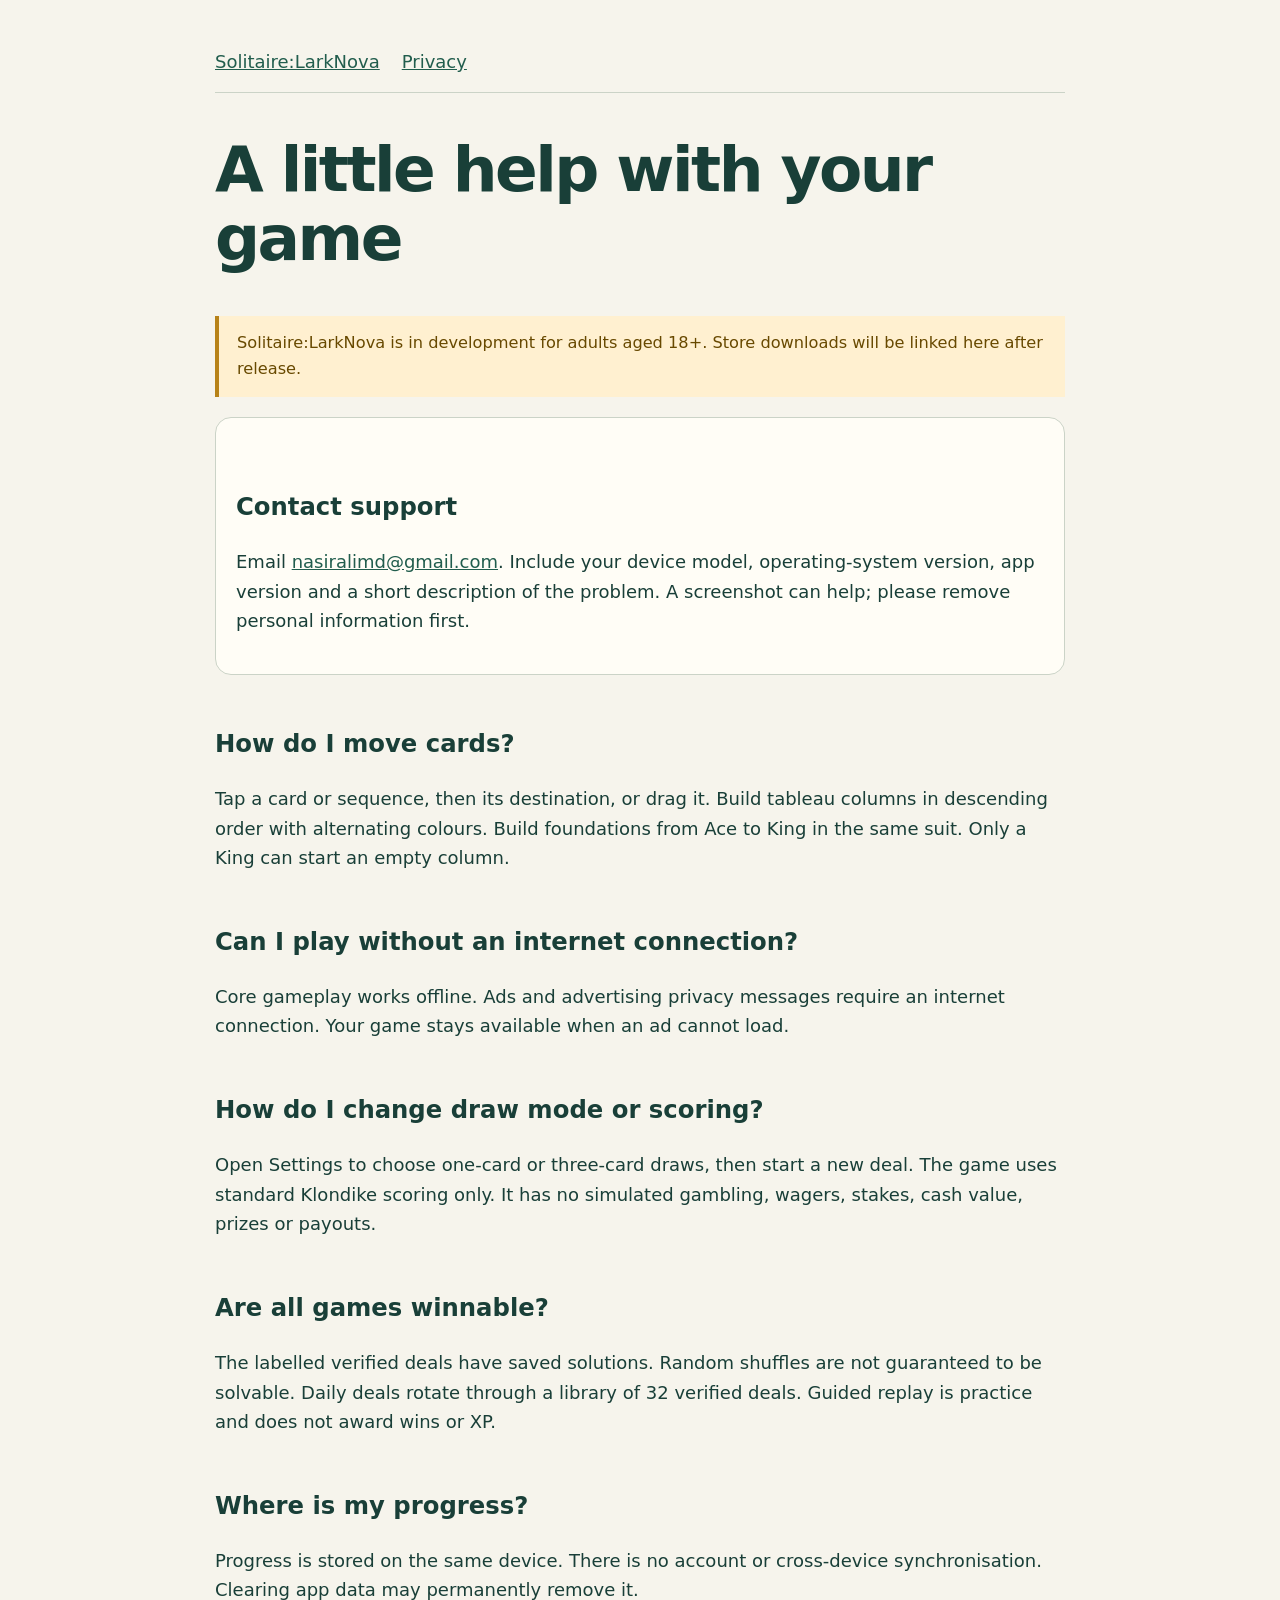
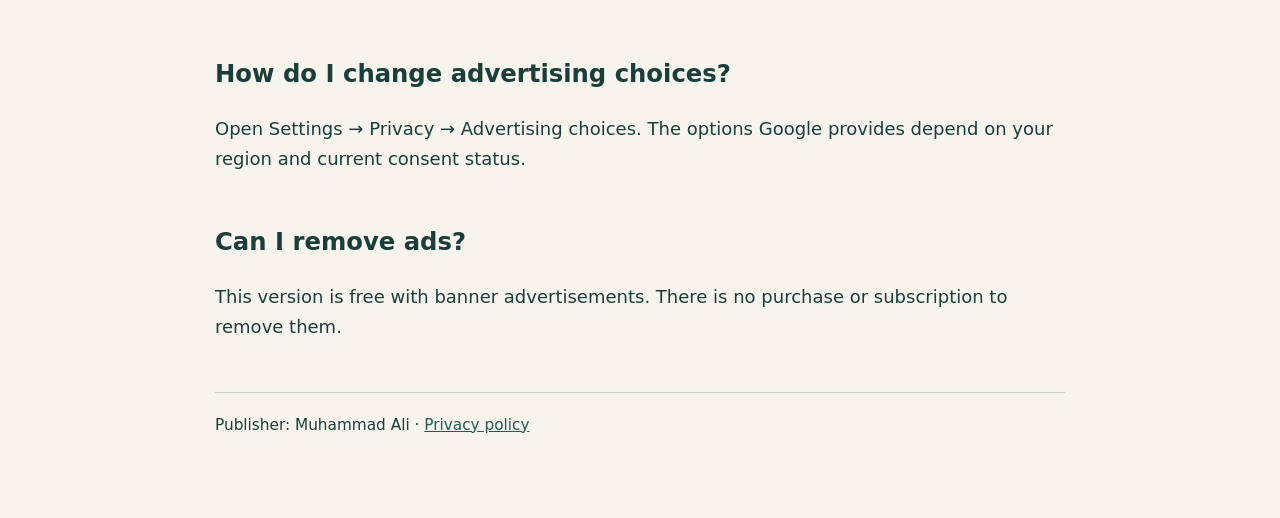
<file: larknova/support.html>
<!doctype html><html lang="en"><head><meta charset="utf-8"><meta name="viewport" content="width=device-width,initial-scale=1"><title>Solitaire:LarkNova — Support</title><link rel="stylesheet" href="style.css"></head><body><nav><a href="index.html">Solitaire:LarkNova</a><a href="privacy.html">Privacy</a></nav><h1>A little help with your game</h1><p class="draft">Solitaire:LarkNova is in development for adults aged 18+. Store downloads will be linked here after release.</p><div class="card"><h2>Contact support</h2><p>Email <a href="mailto:nasiralimd@gmail.com">nasiralimd@gmail.com</a>. Include your device model, operating-system version, app version and a short description of the problem. A screenshot can help; please remove personal information first.</p></div><h2>How do I move cards?</h2><p>Tap a card or sequence, then its destination, or drag it. Build tableau columns in descending order with alternating colours. Build foundations from Ace to King in the same suit. Only a King can start an empty column.</p><h2>Can I play without an internet connection?</h2><p>Core gameplay works offline. Ads and advertising privacy messages require an internet connection. Your game stays available when an ad cannot load.</p><h2>How do I change draw mode or scoring?</h2><p>Open Settings to choose one-card or three-card draws, then start a new deal. The game uses standard Klondike scoring only. It has no simulated gambling, wagers, stakes, cash value, prizes or payouts.</p><h2>Are all games winnable?</h2><p>The labelled verified deals have saved solutions. Random shuffles are not guaranteed to be solvable. Daily deals rotate through a library of 32 verified deals. Guided replay is practice and does not award wins or XP.</p><h2>Where is my progress?</h2><p>Progress is stored on the same device. There is no account or cross-device synchronisation. Clearing app data may permanently remove it.</p><h2>How do I change advertising choices?</h2><p>Open Settings → Privacy → Advertising choices. The options Google provides depend on your region and current consent status.</p><h2>Can I remove ads?</h2><p>This version is free with banner advertisements. There is no purchase or subscription to remove them.</p><footer>Publisher: Muhammad Ali · <a href="privacy.html">Privacy policy</a></footer></body></html>
</file>
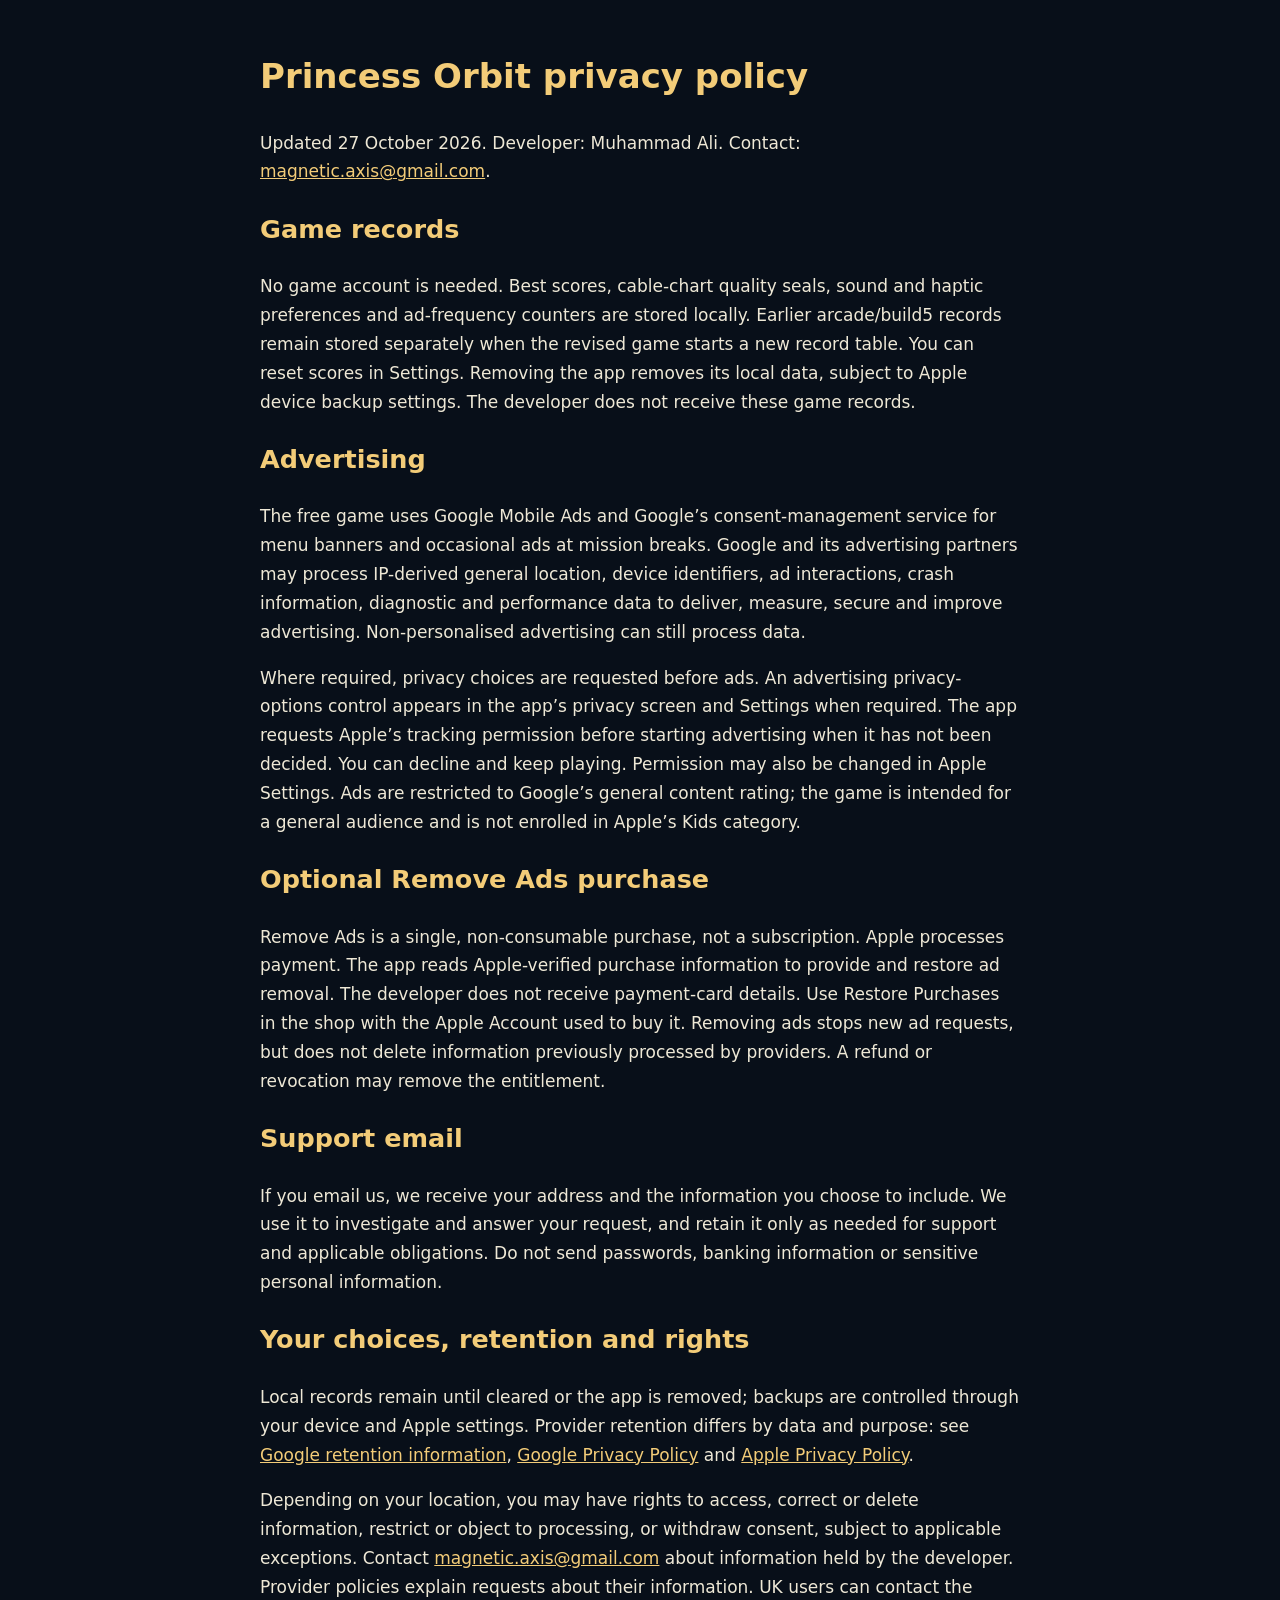
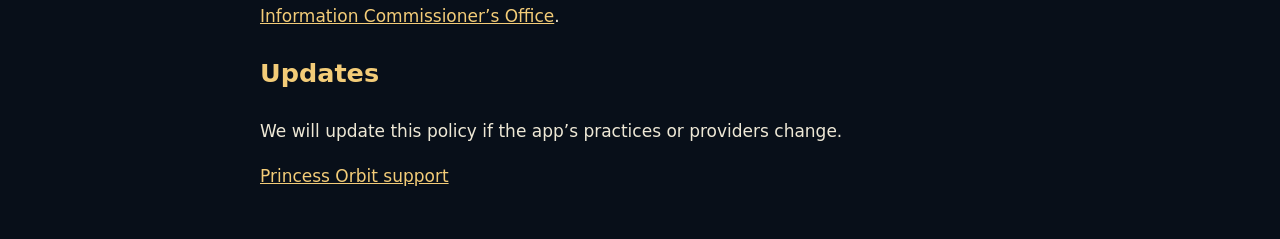
<file: princess-orbit/privacy.html>
<!doctype html><html lang="en"><meta charset="utf-8"><meta name="viewport" content="width=device-width,initial-scale=1"><title>Princess Orbit privacy</title><style>body{max-width:760px;margin:48px auto;padding:0 24px;background:#080f19;color:#eee8d6;font:17px/1.7 system-ui}h1,h2,a{color:#f3cc78}.draft{border:1px solid;padding:12px}</style><body><h1>Princess Orbit privacy policy</h1><p>Updated 27 October 2026. Developer: Muhammad Ali. Contact: <a href="mailto:magnetic.axis@gmail.com">magnetic.axis@gmail.com</a>.</p><h2>Game records</h2><p>No game account is needed. Best scores, cable-chart quality seals, sound and haptic preferences and ad-frequency counters are stored locally. Earlier arcade/build5 records remain stored separately when the revised game starts a new record table. You can reset scores in Settings. Removing the app removes its local data, subject to Apple device backup settings. The developer does not receive these game records.</p><h2>Advertising</h2><p>The free game uses Google Mobile Ads and Google’s consent-management service for menu banners and occasional ads at mission breaks. Google and its advertising partners may process IP-derived general location, device identifiers, ad interactions, crash information, diagnostic and performance data to deliver, measure, secure and improve advertising. Non-personalised advertising can still process data.</p><p>Where required, privacy choices are requested before ads. An advertising privacy-options control appears in the app’s privacy screen and Settings when required. The app requests Apple’s tracking permission before starting advertising when it has not been decided. You can decline and keep playing. Permission may also be changed in Apple Settings. Ads are restricted to Google’s general content rating; the game is intended for a general audience and is not enrolled in Apple’s Kids category.</p><h2>Optional Remove Ads purchase</h2><p>Remove Ads is a single, non-consumable purchase, not a subscription. Apple processes payment. The app reads Apple-verified purchase information to provide and restore ad removal. The developer does not receive payment-card details. Use Restore Purchases in the shop with the Apple Account used to buy it. Removing ads stops new ad requests, but does not delete information previously processed by providers. A refund or revocation may remove the entitlement.</p><h2>Support email</h2><p>If you email us, we receive your address and the information you choose to include. We use it to investigate and answer your request, and retain it only as needed for support and applicable obligations. Do not send passwords, banking information or sensitive personal information.</p><h2>Your choices, retention and rights</h2><p>Local records remain until cleared or the app is removed; backups are controlled through your device and Apple settings. Provider retention differs by data and purpose: see <a href="https://policies.google.com/technologies/retention">Google retention information</a>, <a href="https://policies.google.com/privacy">Google Privacy Policy</a> and <a href="https://www.apple.com/legal/privacy/">Apple Privacy Policy</a>.</p><p>Depending on your location, you may have rights to access, correct or delete information, restrict or object to processing, or withdraw consent, subject to applicable exceptions. Contact <a href="mailto:magnetic.axis@gmail.com">magnetic.axis@gmail.com</a> about information held by the developer. Provider policies explain requests about their information. UK users can contact the <a href="https://ico.org.uk/for-the-public/">Information Commissioner’s Office</a>.</p><h2>Updates</h2><p>We will update this policy if the app’s practices or providers change.</p><p><a href="support.html">Princess Orbit support</a></p></body></html>
</file>
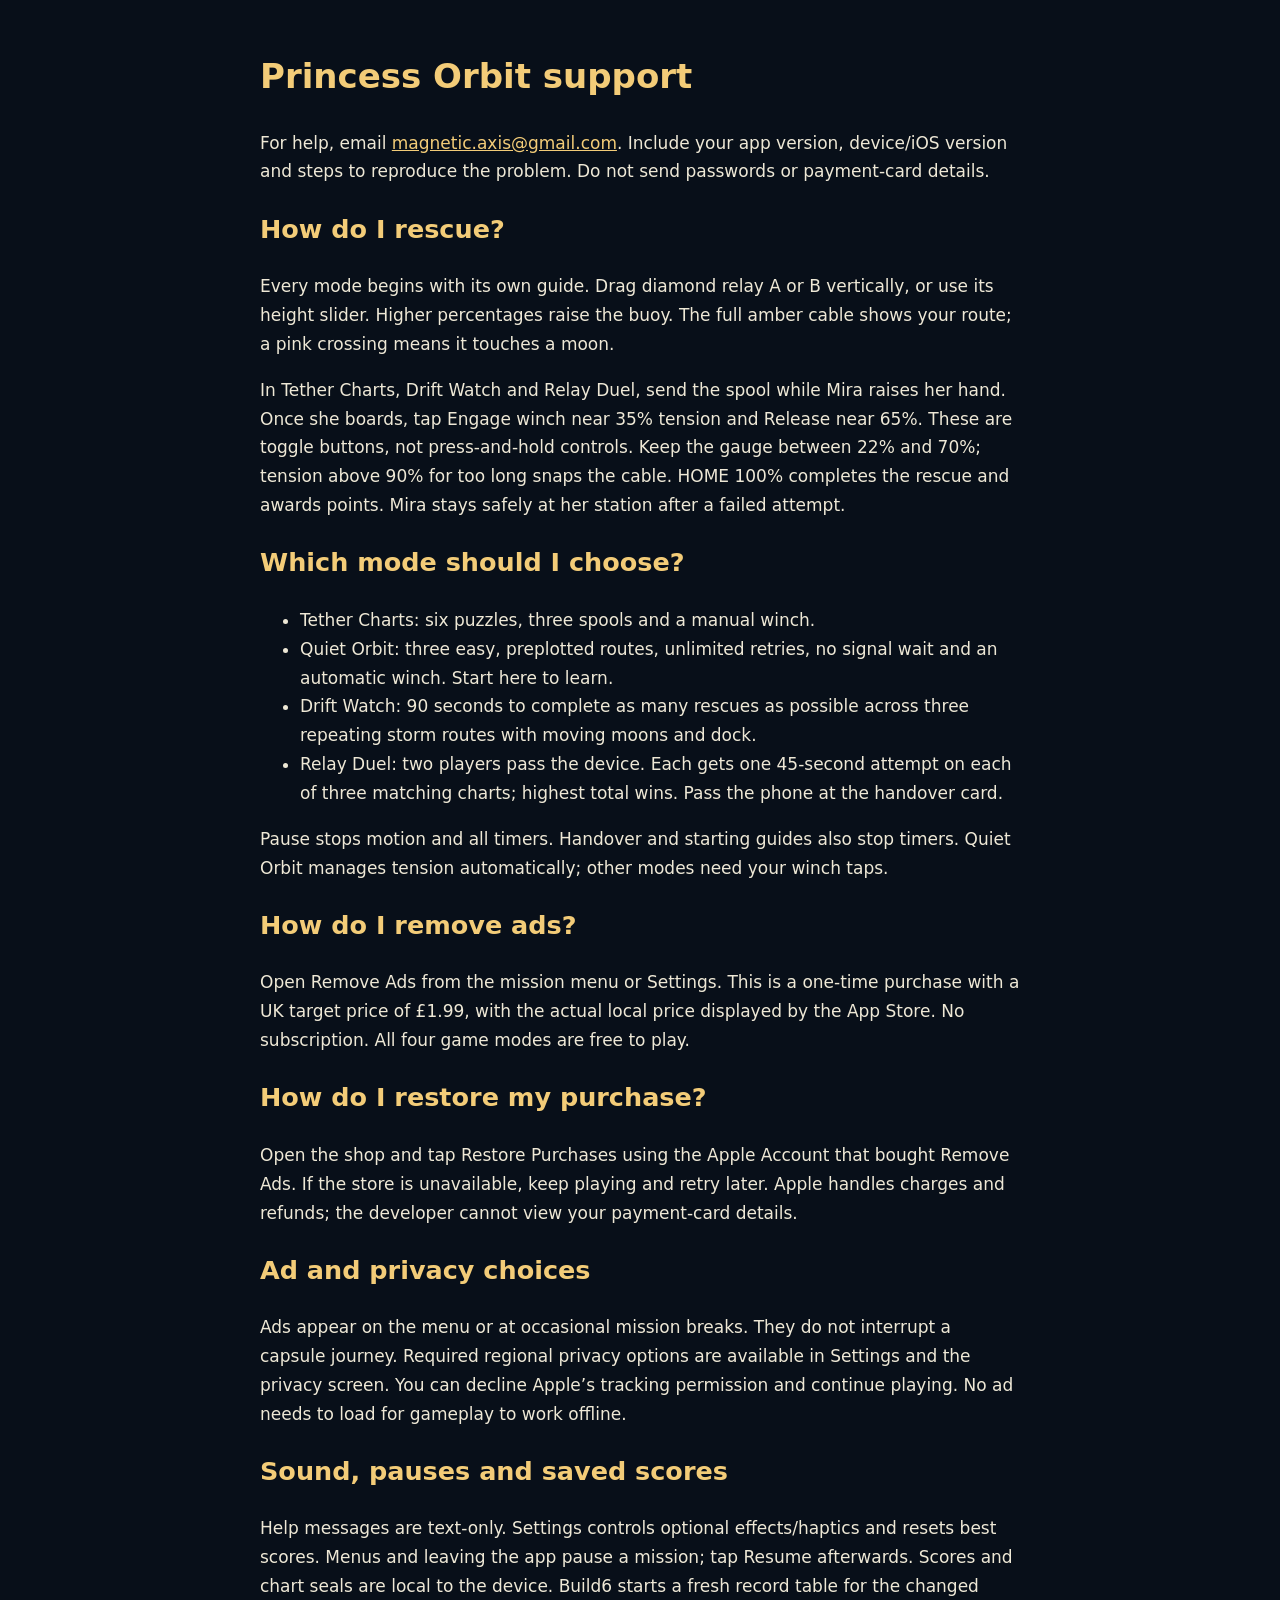
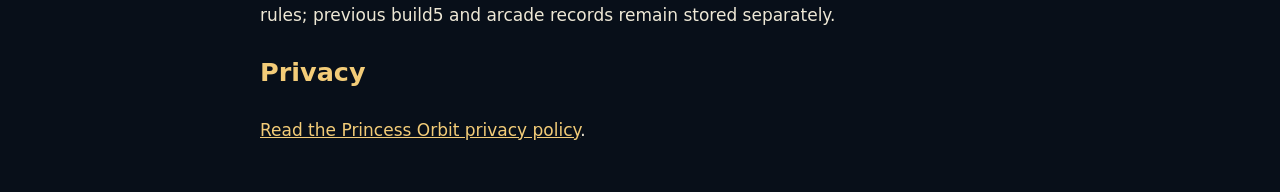
<file: princess-orbit/support.html>
<!doctype html><html lang="en"><meta charset="utf-8"><meta name="viewport" content="width=device-width,initial-scale=1"><title>Princess Orbit support</title><style>body{max-width:760px;margin:48px auto;padding:0 24px;background:#080f19;color:#eee8d6;font:17px/1.7 system-ui}h1,h2,a{color:#f3cc78}.draft{border:1px solid;padding:12px}</style><body><h1>Princess Orbit support</h1><p>For help, email <a href="mailto:magnetic.axis@gmail.com">magnetic.axis@gmail.com</a>. Include your app version, device/iOS version and steps to reproduce the problem. Do not send passwords or payment-card details.</p><h2>How do I rescue?</h2><p>Every mode begins with its own guide. Drag diamond relay A or B vertically, or use its height slider. Higher percentages raise the buoy. The full amber cable shows your route; a pink crossing means it touches a moon.</p><p>In Tether Charts, Drift Watch and Relay Duel, send the spool while Mira raises her hand. Once she boards, tap Engage winch near 35% tension and Release near 65%. These are toggle buttons, not press-and-hold controls. Keep the gauge between 22% and 70%; tension above 90% for too long snaps the cable. HOME 100% completes the rescue and awards points. Mira stays safely at her station after a failed attempt.</p><h2>Which mode should I choose?</h2><ul><li>Tether Charts: six puzzles, three spools and a manual winch.</li><li>Quiet Orbit: three easy, preplotted routes, unlimited retries, no signal wait and an automatic winch. Start here to learn.</li><li>Drift Watch: 90 seconds to complete as many rescues as possible across three repeating storm routes with moving moons and dock.</li><li>Relay Duel: two players pass the device. Each gets one 45-second attempt on each of three matching charts; highest total wins. Pass the phone at the handover card.</li></ul><p>Pause stops motion and all timers. Handover and starting guides also stop timers. Quiet Orbit manages tension automatically; other modes need your winch taps.</p><h2>How do I remove ads?</h2><p>Open Remove Ads from the mission menu or Settings. This is a one-time purchase with a UK target price of £1.99, with the actual local price displayed by the App Store. No subscription. All four game modes are free to play.</p><h2>How do I restore my purchase?</h2><p>Open the shop and tap Restore Purchases using the Apple Account that bought Remove Ads. If the store is unavailable, keep playing and retry later. Apple handles charges and refunds; the developer cannot view your payment-card details.</p><h2>Ad and privacy choices</h2><p>Ads appear on the menu or at occasional mission breaks. They do not interrupt a capsule journey. Required regional privacy options are available in Settings and the privacy screen. You can decline Apple’s tracking permission and continue playing. No ad needs to load for gameplay to work offline.</p><h2>Sound, pauses and saved scores</h2><p>Help messages are text-only. Settings controls optional effects/haptics and resets best scores. Menus and leaving the app pause a mission; tap Resume afterwards. Scores and chart seals are local to the device. Build6 starts a fresh record table for the changed rules; previous build5 and arcade records remain stored separately.</p><h2>Privacy</h2><p><a href="privacy.html">Read the Princess Orbit privacy policy</a>.</p></body></html>
</file>
<file: larknova/style.css>
:root{color-scheme:light;font:18px/1.65 system-ui,sans-serif;color:#193f38;background:#f6f4ec}body{max-width:850px;margin:0 auto;padding:32px 24px 80px}a{color:#215d4d}nav{display:flex;gap:22px;flex-wrap:wrap;border-bottom:1px solid #cbd3c7;padding:15px 0}h1{font-size:clamp(2rem,6vw,3.5rem);line-height:1.1;letter-spacing:-.04em}h2{font-size:1.35rem;margin-top:2em}.draft{background:#fff0d0;color:#684900;border-left:4px solid #b78218;padding:14px 18px;font-size:.9rem}.card{border:1px solid #cbd3c7;border-radius:16px;padding:20px;margin:20px 0;background:#fffdf6}footer{border-top:1px solid #cbd3c7;margin-top:50px;padding-top:20px;font-size:.85rem}li{margin:.4em 0}
</file>
